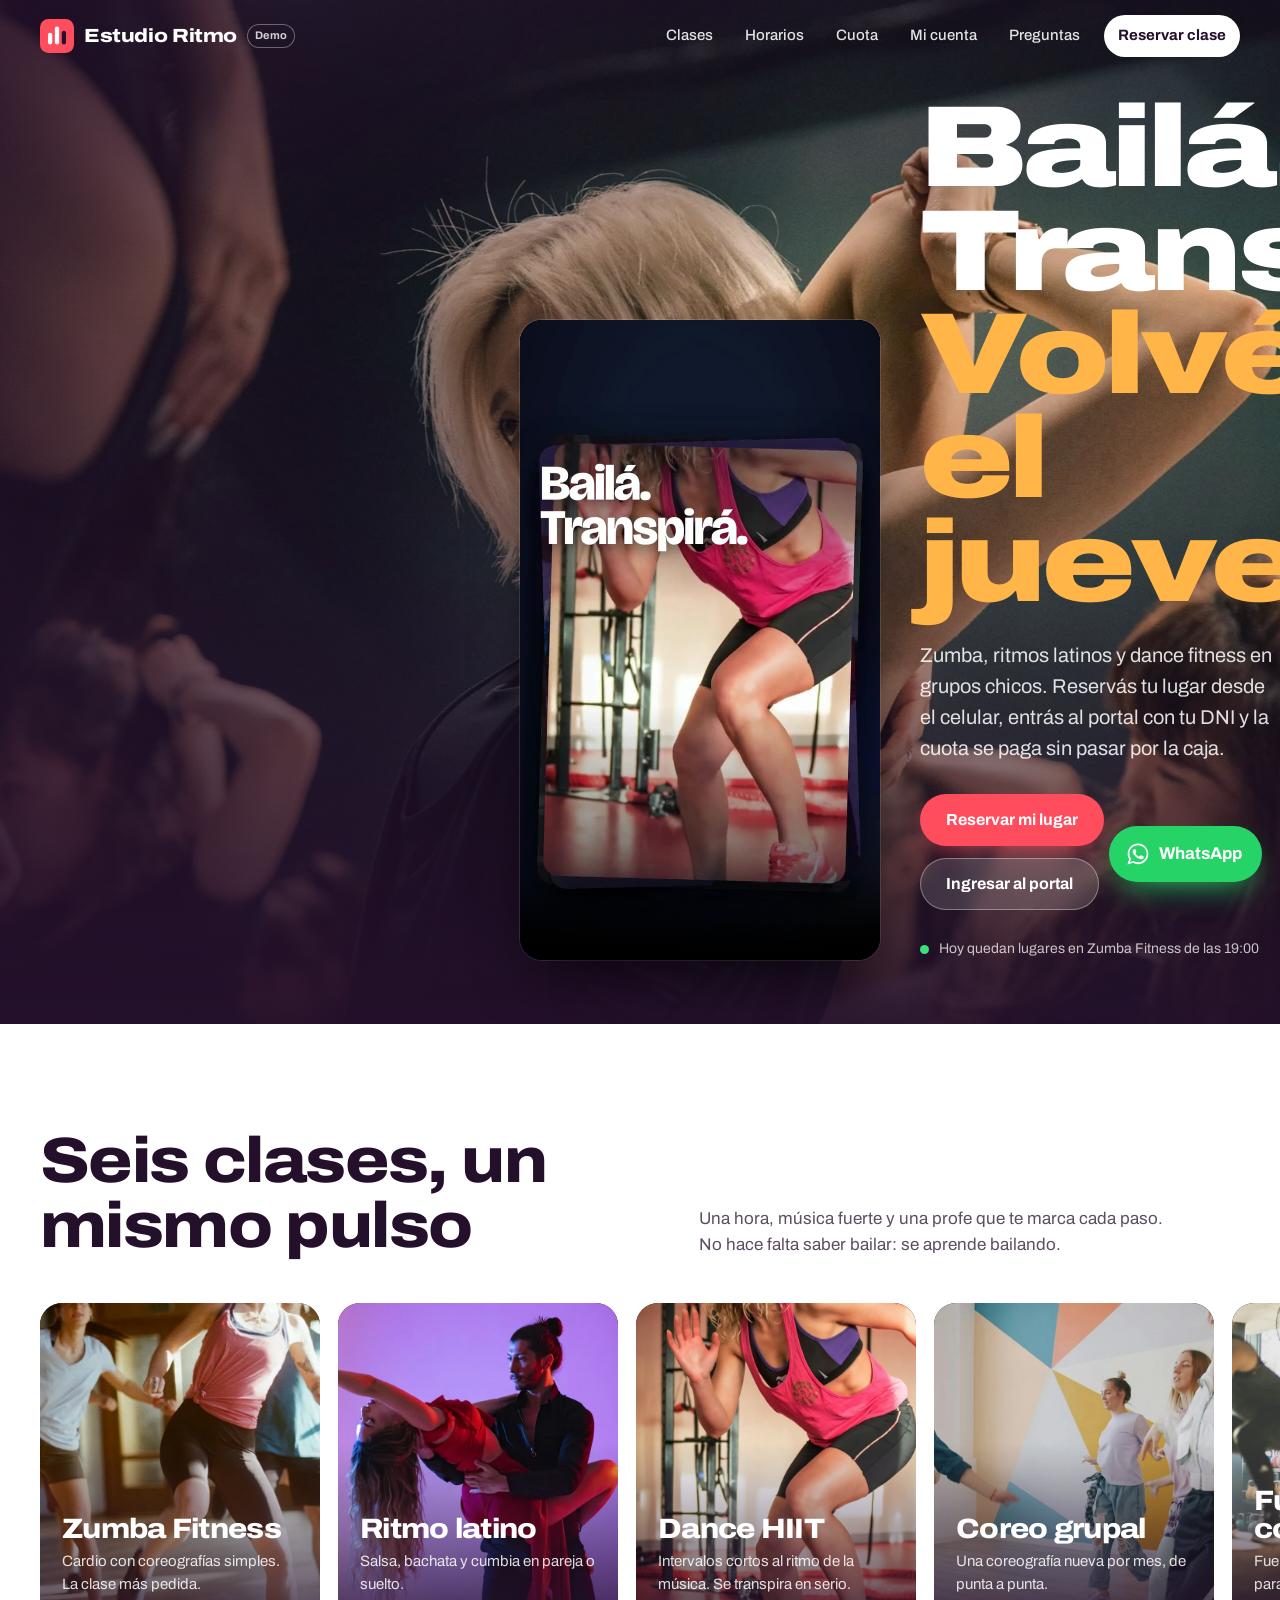
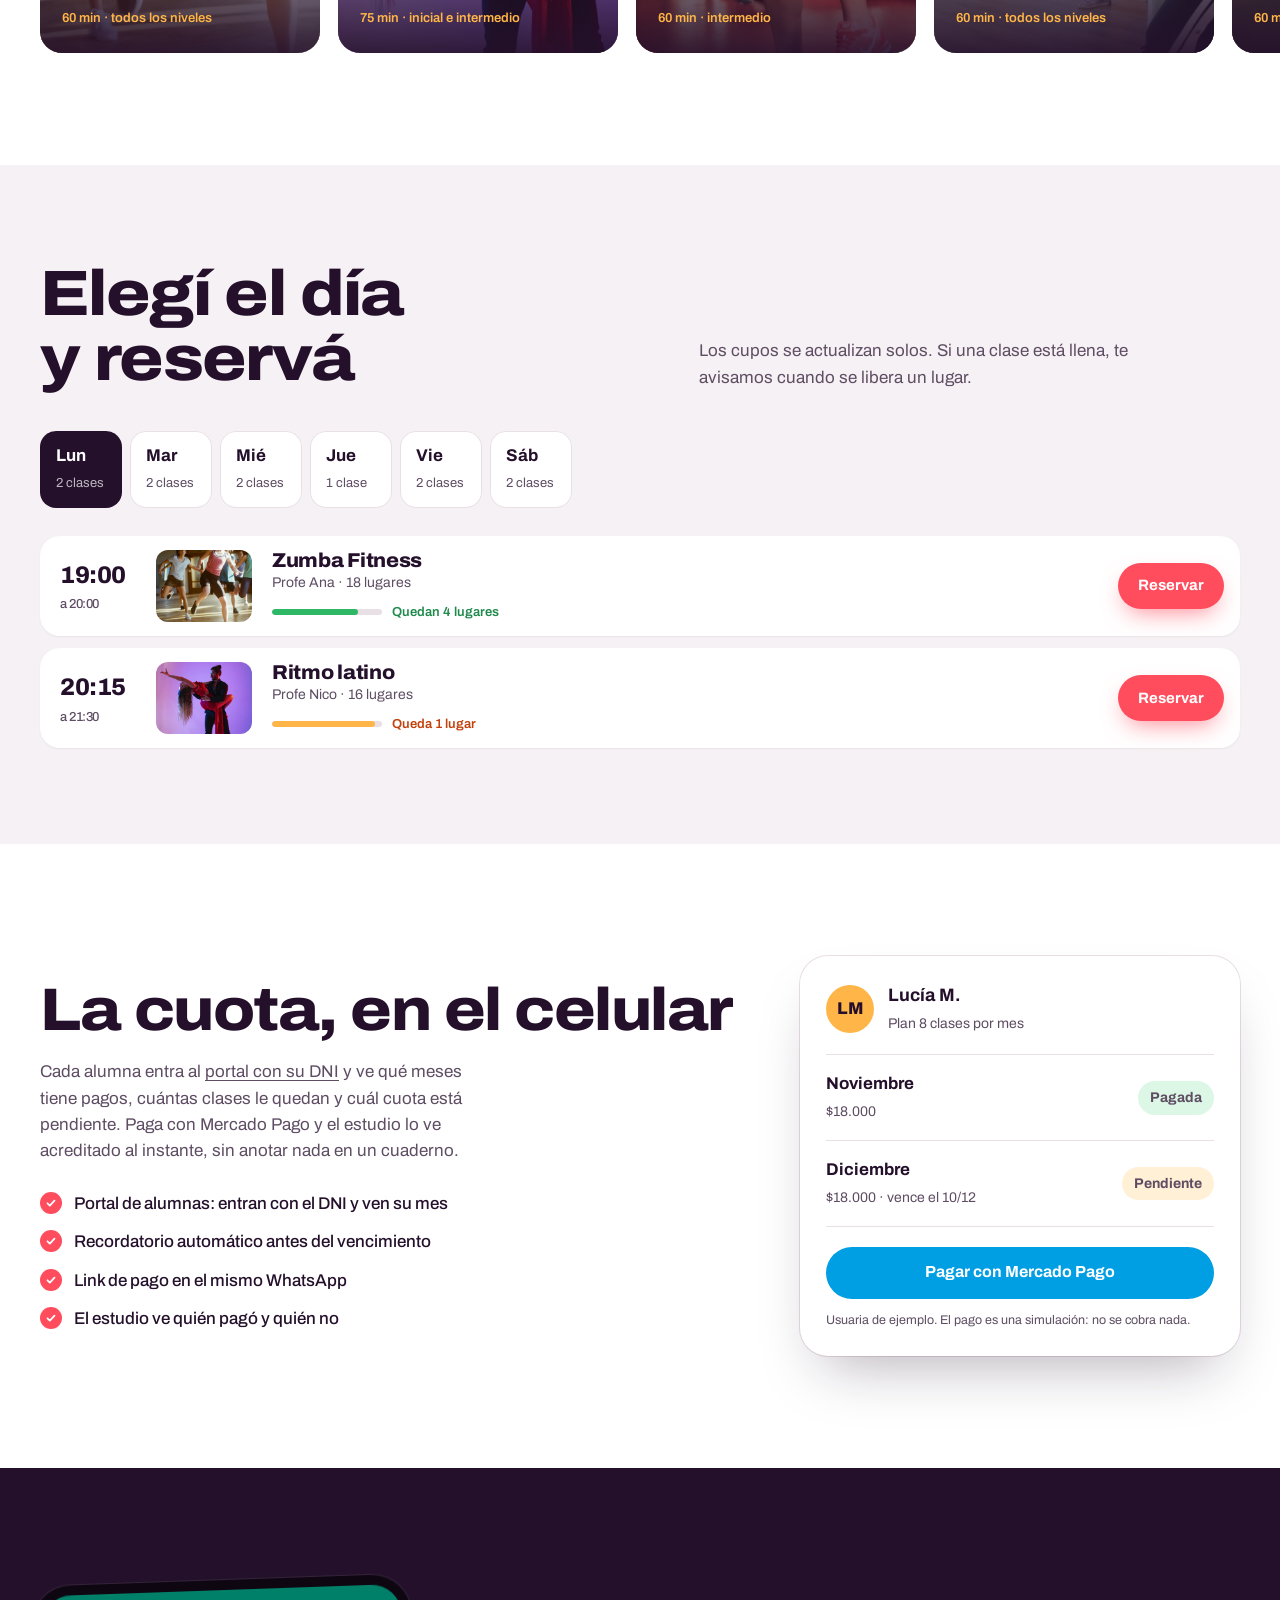
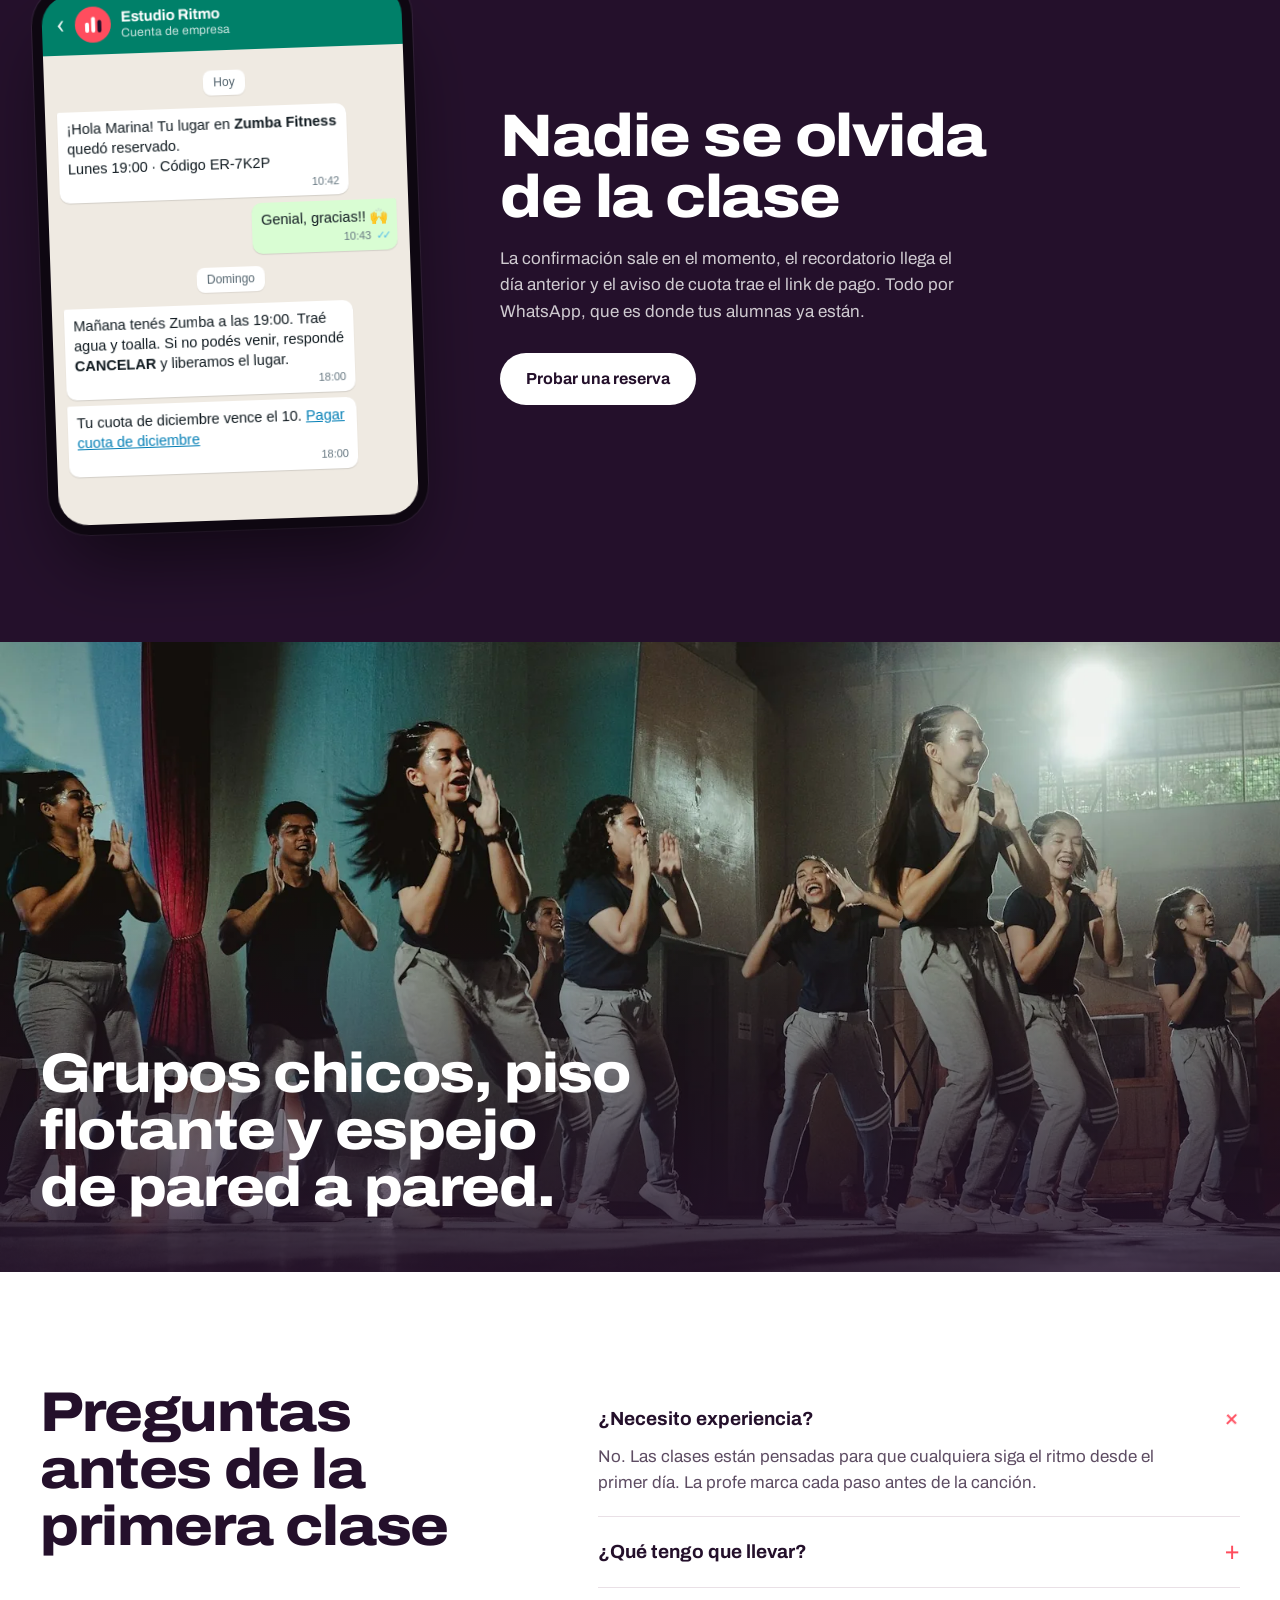
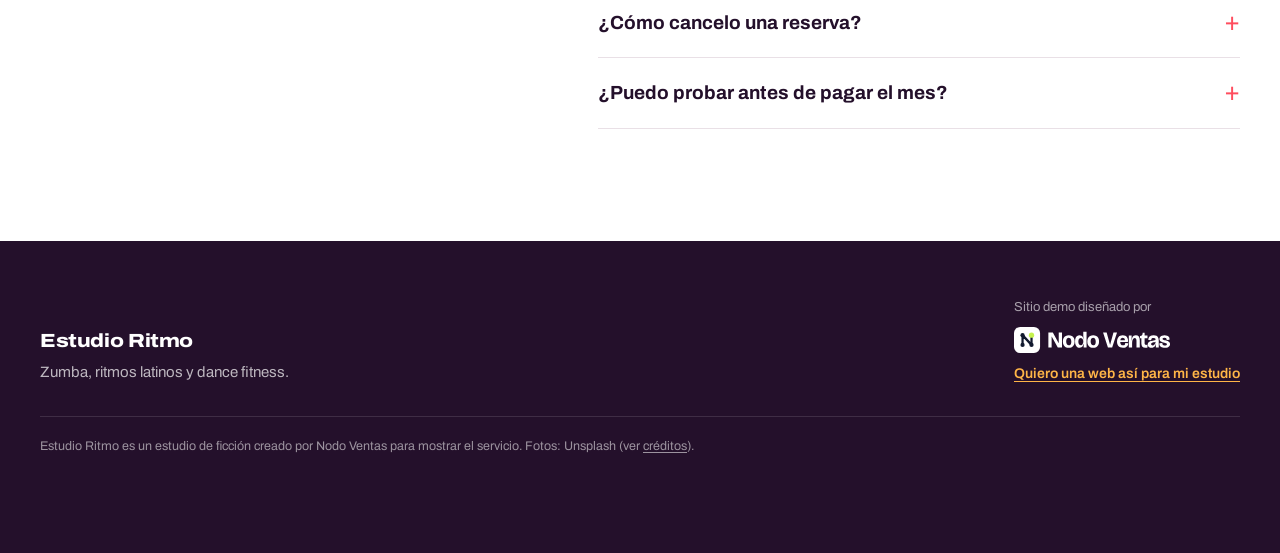
<file: index.html>
<!DOCTYPE html>
<html lang="es-AR">
<head>
  <meta charset="utf-8">
  <meta name="viewport" content="width=device-width, initial-scale=1, viewport-fit=cover">
  <title>Estudio Ritmo · Zumba y danza</title>
  <meta name="description" content="Clases de Zumba, ritmos latinos y dance fitness. Reservá tu lugar, entrá al portal con tu DNI y pagá la cuota sin pasar por la caja. Sitio demo creado por Nodo Ventas.">
  <meta name="robots" content="noindex, nofollow">
  <meta name="theme-color" content="#24102B">
  <link rel="icon" href="favicon.svg" type="image/svg+xml">
  <link rel="preconnect" href="https://fonts.googleapis.com">
  <link rel="preconnect" href="https://fonts.gstatic.com" crossorigin>
  <link href="https://fonts.googleapis.com/css2?family=Archivo:wdth,wght@62..125,400..900&display=swap" rel="stylesheet">
  <link rel="preload" as="image" href="img/hero.webp">
  <link rel="stylesheet" href="styles.css">
</head>
<body>
  <a class="skip" href="#contenido">Saltar al contenido</a>

  <header class="site-header" id="top">
    <div class="wrap header-inner">
      <a class="brand" href="#inicio" aria-label="Estudio Ritmo, inicio">
        <svg class="brand-mark" viewBox="0 0 64 64" aria-hidden="true"><rect width="64" height="64" rx="16" fill="#FF4D5E"/><rect x="15" y="26" width="8" height="22" rx="4" fill="#fff"/><rect x="28" y="14" width="8" height="34" rx="4" fill="#fff"/><rect x="41" y="22" width="8" height="26" rx="4" fill="#24102B"/></svg>
        <span class="brand-name">Estudio Ritmo</span>
      </a>
      <a class="demo-tag" href="oferta/" title="Sitio demo hecho por Nodo Ventas">Demo</a>
      <button class="menu-btn" type="button" aria-expanded="false" aria-controls="nav" aria-label="Abrir menú"><span></span><span></span></button>
      <nav class="nav" id="nav">
        <a href="#clases">Clases</a>
        <a href="#horarios">Horarios</a>
        <a href="#cuota">Cuota</a>
        <a href="mi-cuenta/">Mi cuenta</a>
        <a href="#preguntas">Preguntas</a>
        <a class="nav-cta" href="#horarios">Reservar clase</a>
      </nav>
    </div>
  </header>

  <main id="contenido">
    <section class="hero" id="inicio">
      <img class="hero-img" src="img/hero.webp" alt="Alumna bailando con los brazos en alto en una clase" width="1920" height="1280" fetchpriority="high">
      <div class="hero-shade" aria-hidden="true"></div>
      <div class="wrap hero-inner">
        <div class="hero-video">
          <video src="video/nodo_ventas_estudio_ritmo_v2_9x16.mp4" poster="video/nodo_ventas_estudio_ritmo_v2_poster.jpg" muted autoplay loop playsinline webkit-playsinline controls preload="metadata" title="Video de la demo Estudio Ritmo, hecha por Nodo Ventas"></video>
        </div>
        <div class="hero-copy">
        <h1 class="hero-title"><span>Bailá.</span> <span>Transpirá.</span> <span>Volvé el jueves.</span></h1>
        <p class="hero-lead">Zumba, ritmos latinos y dance fitness en grupos chicos. Reservás tu lugar desde el celular, entrás al portal con tu DNI y la cuota se paga sin pasar por la caja.</p>
        <div class="hero-actions">
          <a class="btn btn-coral" href="#horarios">Reservar mi lugar</a>
          <a class="btn btn-glass" href="mi-cuenta/">Ingresar al portal</a>
        </div>
        <p class="hero-meta"><span class="live-dot" aria-hidden="true"></span> Hoy quedan lugares en Zumba Fitness de las 19:00</p>
        </div>
      </div>
    </section>

    <section class="clases" id="clases" aria-labelledby="clases-title">
      <div class="wrap section-head">
        <h2 id="clases-title">Seis clases, un mismo pulso</h2>
        <p>Una hora, música fuerte y una profe que te marca cada paso. No hace falta saber bailar: se aprende bailando.</p>
      </div>
      <div class="rail" tabindex="0" aria-label="Clases del estudio">
        <article class="class-tile">
          <img src="img/clase-zumba.webp" alt="Grupo de alumnas bailando Zumba en un salón con piso de madera" loading="lazy" width="1200" height="900">
          <div class="tile-copy"><h3>Zumba Fitness</h3><p>Cardio con coreografías simples. La clase más pedida.</p><span class="tile-meta">60 min · todos los niveles</span></div>
        </article>
        <article class="class-tile">
          <img src="img/clase-latino.webp" alt="Pareja bailando un ritmo latino" loading="lazy" width="1200" height="900">
          <div class="tile-copy"><h3>Ritmo latino</h3><p>Salsa, bachata y cumbia en pareja o suelto.</p><span class="tile-meta">75 min · inicial e intermedio</span></div>
        </article>
        <article class="class-tile">
          <img src="img/clase-hiit.webp" alt="Alumna entrenando con intensidad" loading="lazy" width="1200" height="900">
          <div class="tile-copy"><h3>Dance HIIT</h3><p>Intervalos cortos al ritmo de la música. Se transpira en serio.</p><span class="tile-meta">60 min · intermedio</span></div>
        </article>
        <article class="class-tile">
          <img src="img/clase-coreo.webp" alt="Grupo bailando una coreografía en el estudio" loading="lazy" width="1200" height="900">
          <div class="tile-copy"><h3>Coreo grupal</h3><p>Una coreografía nueva por mes, de punta a punta.</p><span class="tile-meta">60 min · todos los niveles</span></div>
        </article>
        <article class="class-tile">
          <img src="img/clase-funcional.webp" alt="Dos personas saltando sobre cajones de madera" loading="lazy" width="1200" height="900">
          <div class="tile-copy"><h3>Funcional con ritmo</h3><p>Fuerza y saltos con música. Ideal para complementar.</p><span class="tile-meta">60 min · todos los niveles</span></div>
        </article>
        <article class="class-tile">
          <img src="img/clase-stretch.webp" alt="Clase de elongación en colchonetas" loading="lazy" width="1200" height="900">
          <div class="tile-copy"><h3>Stretch &amp; mobility</h3><p>Elongación y movilidad para cerrar la semana.</p><span class="tile-meta">45 min · suave</span></div>
        </article>
      </div>
    </section>

    <section class="horarios" id="horarios" aria-labelledby="horarios-title">
      <div class="wrap">
        <div class="section-head">
          <h2 id="horarios-title">Elegí el día y reservá</h2>
          <p>Los cupos se actualizan solos. Si una clase está llena, te avisamos cuando se libera un lugar.</p>
        </div>
        <div class="days" role="tablist" aria-label="Día de la semana" id="days"></div>
        <div class="schedule" id="schedule" role="tabpanel" aria-live="polite"></div>
      </div>
    </section>

    <section class="cuota" id="cuota" aria-labelledby="cuota-title">
      <div class="wrap cuota-grid">
        <div class="cuota-copy">
          <h2 id="cuota-title">La cuota, en el celular</h2>
          <p>Cada alumna entra al <a href="mi-cuenta/">portal con su DNI</a> y ve qué meses tiene pagos, cuántas clases le quedan y cuál cuota está pendiente. Paga con Mercado Pago y el estudio lo ve acreditado al instante, sin anotar nada en un cuaderno.</p>
          <ul class="ticks">
            <li>Portal de alumnas: entran con el DNI y ven su mes</li>
            <li>Recordatorio automático antes del vencimiento</li>
            <li>Link de pago en el mismo WhatsApp</li>
            <li>El estudio ve quién pagó y quién no</li>
          </ul>
        </div>
        <div class="account" aria-label="Cuenta de alumna de ejemplo">
          <div class="account-head">
            <div class="avatar" aria-hidden="true">LM</div>
            <div><strong>Lucía M.</strong><span>Plan 8 clases por mes</span></div>
          </div>
          <div class="fee-row"><div><strong>Noviembre</strong><span>$18.000</span></div><span class="badge badge-ok">Pagada</span></div>
          <div class="fee-row" id="fee-dic"><div><strong>Diciembre</strong><span>$18.000 · vence el 10/12</span></div><span class="badge badge-pend" id="badge-dic">Pendiente</span></div>
          <button class="btn btn-mp" type="button" id="btn-mp">Pagar con Mercado Pago</button>
          <p class="fine-print">Usuaria de ejemplo. El pago es una simulación: no se cobra nada.</p>
        </div>
      </div>
    </section>

    <section class="avisos" aria-labelledby="avisos-title">
      <div class="wrap avisos-grid">
        <div class="phone" aria-hidden="true">
          <div class="wa-top"><span class="wa-back">‹</span><span class="wa-ava"><svg viewBox="0 0 64 64"><rect width="64" height="64" rx="32" fill="#FF4D5E"/><rect x="18" y="28" width="7" height="18" rx="3.5" fill="#fff"/><rect x="29" y="18" width="7" height="28" rx="3.5" fill="#fff"/><rect x="40" y="24" width="7" height="22" rx="3.5" fill="#24102B"/></svg></span><span class="wa-name"><b>Estudio Ritmo</b><small>Cuenta de empresa</small></span></div>
          <div class="wa-body">
            <div class="wa-day">Hoy</div>
            <div class="bubble in"><p>¡Hola Marina! Tu lugar en <b>Zumba Fitness</b> quedó reservado.<br>Lunes 19:00 · Código ER-7K2P</p><time>10:42</time></div>
            <div class="bubble out"><p>Genial, gracias!! 🙌</p><time>10:43 <span class="ticks-blue">✓✓</span></time></div>
            <div class="wa-day">Domingo</div>
            <div class="bubble in"><p>Mañana tenés Zumba a las 19:00. Traé agua y toalla. Si no podés venir, respondé <b>CANCELAR</b> y liberamos el lugar.</p><time>18:00</time></div>
            <div class="bubble in"><p>Tu cuota de diciembre vence el 10. <span class="wa-link">Pagar cuota de diciembre</span></p><time>18:00</time></div>
          </div>
        </div>
        <div class="avisos-copy">
          <h2 id="avisos-title">Nadie se olvida de la clase</h2>
          <p>La confirmación sale en el momento, el recordatorio llega el día anterior y el aviso de cuota trae el link de pago. Todo por WhatsApp, que es donde tus alumnas ya están.</p>
          <a class="btn btn-ink" href="#horarios">Probar una reserva</a>
        </div>
      </div>
    </section>

    <section class="sala" aria-label="El estudio">
      <img src="img/grupo-hiphop.webp" alt="Grupo bailando una coreografía frente al espejo" loading="lazy" width="1600" height="1000">
      <div class="wrap sala-copy">
        <h2>Grupos chicos, piso flotante y espejo de pared a pared.</h2>
      </div>
    </section>

    <section class="faq" id="preguntas" aria-labelledby="faq-title">
      <div class="wrap faq-grid">
        <h2 id="faq-title">Preguntas antes de la primera clase</h2>
        <div>
          <details open><summary>¿Necesito experiencia?</summary><p>No. Las clases están pensadas para que cualquiera siga el ritmo desde el primer día. La profe marca cada paso antes de la canción.</p></details>
          <details><summary>¿Qué tengo que llevar?</summary><p>Zapatillas cómodas, ropa para moverte, agua y una toalla chica. Las colchonetas las pone el estudio.</p></details>
          <details><summary>¿Cómo cancelo una reserva?</summary><p>Respondé CANCELAR al WhatsApp de confirmación hasta 2 horas antes. El lugar se libera para otra alumna.</p></details>
          <details><summary>¿Puedo probar antes de pagar el mes?</summary><p>Sí, la primera clase es de prueba. Reservala como cualquier otra y avisanos que es tu primera vez.</p></details>
        </div>
      </div>
    </section>
  </main>

  <footer class="site-footer">
    <div class="wrap footer-grid">
      <div class="footer-brand">
        <span class="brand-name">Estudio Ritmo</span>
        <p>Zumba, ritmos latinos y dance fitness.</p>
      </div>
      <div class="made-by">
        <span>Sitio demo diseñado por</span>
        <a href="oferta/" aria-label="Nodo Ventas, ver la oferta"><img src="img/nodo/nodo-ventas-logo-blanco.svg" alt="Nodo Ventas" width="150" height="25"></a>
        <a class="made-link" href="oferta/">Quiero una web así para mi estudio</a>
      </div>
    </div>
    <p class="wrap legal">Estudio Ritmo es un estudio de ficción creado por Nodo Ventas para mostrar el servicio. Fotos: Unsplash (ver <a href="CREDITS.md">créditos</a>).</p>
  </footer>

  <a class="wa-float" href="https://wa.me/5491100000000?text=Hola%21%20Quiero%20reservar%20una%20clase%20de%20prueba" id="btn-wa" target="_blank" rel="noopener" aria-label="Escribir por WhatsApp">
    <svg viewBox="0 0 32 32" aria-hidden="true"><path fill="currentColor" d="M16 3C9 3 3.3 8.6 3.3 15.6c0 2.4.7 4.7 1.9 6.7L3 29l6.9-2.1c1.9 1 4 1.6 6.1 1.6 7 0 12.7-5.6 12.7-12.6S23 3 16 3zm0 23.2c-1.9 0-3.8-.5-5.4-1.5l-.4-.2-4.1 1.2 1.2-4-.3-.4a10.4 10.4 0 0 1-1.6-5.6C5.4 9.9 10.1 5.3 16 5.3s10.6 4.6 10.6 10.3S21.9 26.2 16 26.2zm5.8-7.7c-.3-.2-1.9-.9-2.2-1-.3-.1-.5-.2-.7.2-.2.3-.8 1-1 1.2-.2.2-.4.2-.7.1-.3-.2-1.3-.5-2.5-1.6-.9-.8-1.6-1.8-1.7-2.1-.2-.3 0-.5.1-.6l.5-.6c.2-.2.2-.3.3-.6.1-.2 0-.4 0-.6l-1-2.4c-.3-.6-.5-.5-.7-.5h-.6c-.2 0-.6.1-.9.4-.3.3-1.2 1.1-1.2 2.7s1.2 3.2 1.4 3.4c.2.2 2.4 3.6 5.8 5 2.9 1.1 3.4.9 4 .8.6-.1 1.9-.8 2.2-1.5.3-.8.3-1.4.2-1.5-.1-.2-.3-.3-.6-.4z"/></svg>
    <span>WhatsApp</span>
  </a>

  <div class="modal" id="modal-reserva" hidden>
    <div class="sheet" role="dialog" aria-modal="true" aria-labelledby="reserva-titulo">
      <button class="sheet-x" type="button" data-close aria-label="Cerrar">×</button>
      <div id="reserva-form">
        <h2 id="reserva-titulo">Reservar lugar</h2>
        <p class="class-resume" id="reserva-resumen"></p>
        <label for="nombre">Tu nombre</label>
        <input id="nombre" name="nombre" autocomplete="name" required placeholder="Marina López">
        <label for="whatsapp">Tu WhatsApp</label>
        <input id="whatsapp" name="whatsapp" inputmode="tel" autocomplete="tel" required placeholder="362 455-0000">
        <button class="btn btn-coral btn-block" type="button" id="btn-confirmar">Confirmar reserva</button>
        <p class="fine-print">Demo: los datos quedan solo en este celular y no se envía ningún mensaje.</p>
      </div>
      <div id="reserva-ok" hidden>
        <div class="ok-head">
          <span class="ok-check" aria-hidden="true"><svg viewBox="0 0 24 24"><path d="M5 12.5l4.2 4.2L19 7" fill="none" stroke="currentColor" stroke-width="2.6" stroke-linecap="round" stroke-linejoin="round"/></svg></span>
          <div><h2>Lugar reservado</h2><p class="class-resume" id="ok-resumen"></p></div>
        </div>
        <p class="wa-label">Este WhatsApp le llega a la alumna:</p>
        <div class="wa-mini">
          <div class="wa-top"><span class="wa-ava"><svg viewBox="0 0 64 64"><rect width="64" height="64" rx="32" fill="#FF4D5E"/><rect x="18" y="28" width="7" height="18" rx="3.5" fill="#fff"/><rect x="29" y="18" width="7" height="28" rx="3.5" fill="#fff"/><rect x="40" y="24" width="7" height="22" rx="3.5" fill="#24102B"/></svg></span><span class="wa-name"><b>Estudio Ritmo</b><small>en línea</small></span></div>
          <div class="wa-body"><div class="bubble in" id="ok-wa"></div></div>
        </div>
        <button class="btn btn-ink btn-block" type="button" data-close>Listo</button>
      </div>
    </div>
  </div>

  <div class="modal" id="modal-pago" hidden>
    <div class="sheet" role="dialog" aria-modal="true" aria-labelledby="pago-titulo">
      <button class="sheet-x" type="button" data-close aria-label="Cerrar">×</button>
      <div id="pago-form">
        <h2 id="pago-titulo">Cuota de diciembre</h2>
        <p class="pay-amount">$18.000</p>
        <p class="class-resume">Plan 8 clases · Estudio Ritmo</p>
        <fieldset class="pay-methods">
          <legend>Medio de pago</legend>
          <label><input type="radio" name="pm" checked> Dinero en cuenta de Mercado Pago</label>
          <label><input type="radio" name="pm"> Tarjeta de débito o crédito</label>
        </fieldset>
        <button class="btn btn-mp btn-block" type="button" id="btn-pagar">Pagar $18.000</button>
        <p class="fine-print">Simulación de demo: no se abre un checkout real ni se cobra nada.</p>
      </div>
      <div id="pago-ok" hidden>
        <div class="ok-head">
          <span class="ok-check" aria-hidden="true"><svg viewBox="0 0 24 24"><path d="M5 12.5l4.2 4.2L19 7" fill="none" stroke="currentColor" stroke-width="2.6" stroke-linecap="round" stroke-linejoin="round"/></svg></span>
          <div><h2>Pago aprobado</h2><p class="class-resume">Diciembre quedó acreditado en tu cuenta.</p></div>
        </div>
        <button class="btn btn-ink btn-block" type="button" data-close>Volver</button>
      </div>
    </div>
  </div>

  <script src="app.js"></script>
</body>
</html>
</file>
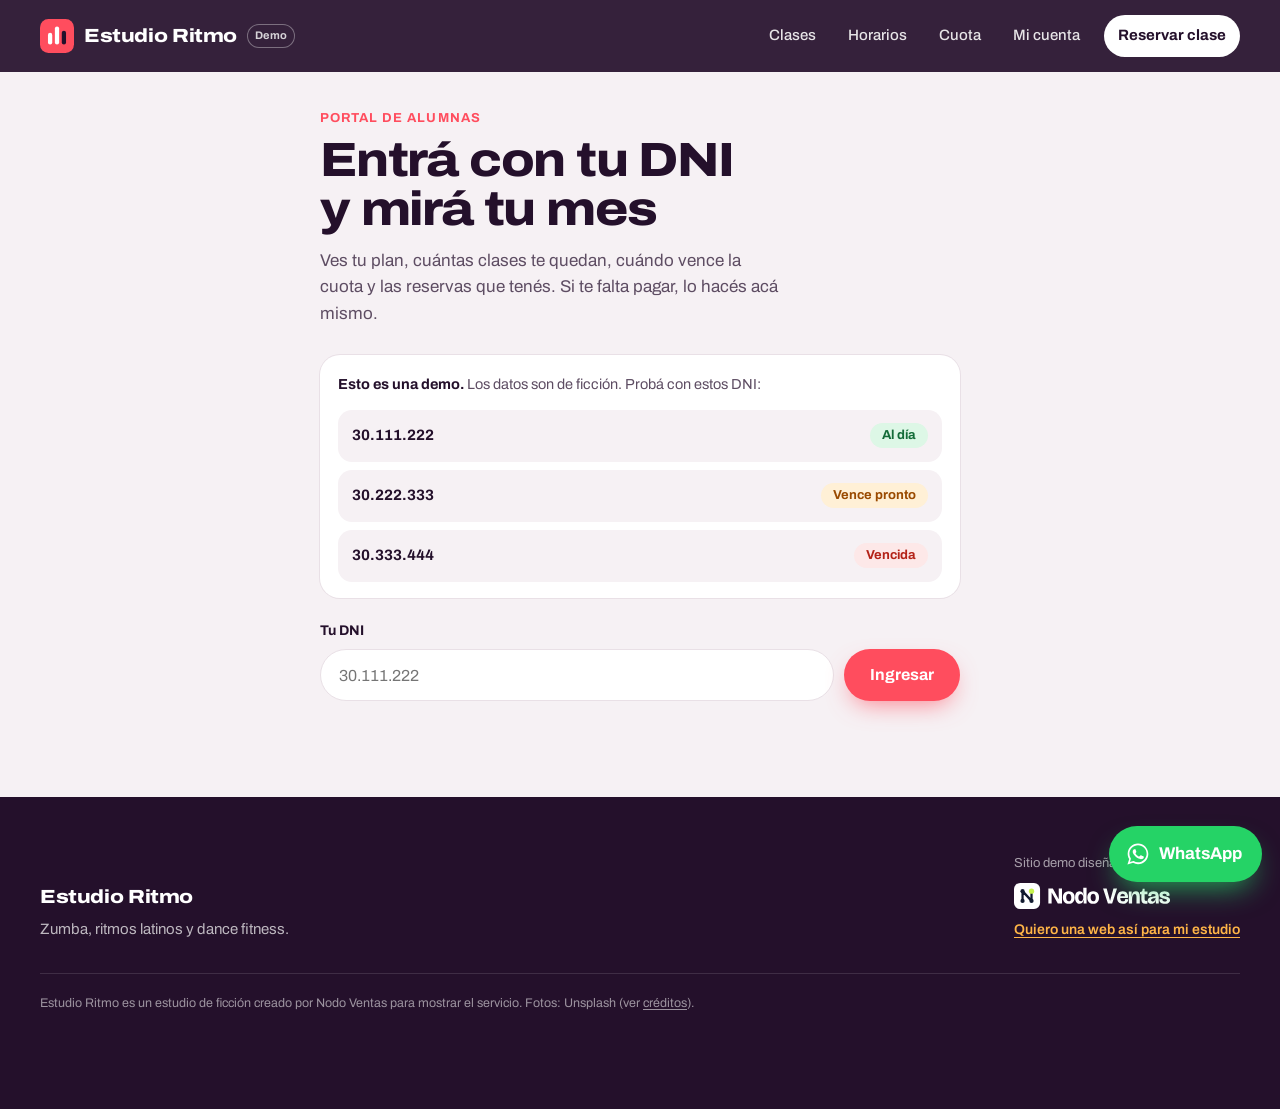
<file: mi-cuenta/index.html>
<!DOCTYPE html>
<html lang="es-AR">
<head>
  <meta charset="utf-8">
  <meta name="viewport" content="width=device-width, initial-scale=1, viewport-fit=cover">
  <title>Portal de alumnas · Estudio Ritmo</title>
  <meta name="description" content="Entrá con tu DNI y mirá tu plan, cuántas clases te quedan, cuándo vence la cuota y tus reservas. Sitio demo creado por Nodo Ventas.">
  <meta name="robots" content="noindex, nofollow">
  <meta name="theme-color" content="#24102B">
  <link rel="icon" href="../favicon.svg" type="image/svg+xml">
  <link rel="preconnect" href="https://fonts.googleapis.com">
  <link rel="preconnect" href="https://fonts.gstatic.com" crossorigin>
  <link href="https://fonts.googleapis.com/css2?family=Archivo:wdth,wght@62..125,400..900&display=swap" rel="stylesheet">
  <link rel="stylesheet" href="../styles.css">
  <link rel="stylesheet" href="portal.css">
</head>
<body class="subpage">
  <a class="skip" href="#contenido">Saltar al contenido</a>

  <header class="site-header solid" id="top">
    <div class="wrap header-inner">
      <a class="brand" href="../" aria-label="Estudio Ritmo, inicio">
        <svg class="brand-mark" viewBox="0 0 64 64" aria-hidden="true"><rect width="64" height="64" rx="16" fill="#FF4D5E"/><rect x="15" y="26" width="8" height="22" rx="4" fill="#fff"/><rect x="28" y="14" width="8" height="34" rx="4" fill="#fff"/><rect x="41" y="22" width="8" height="26" rx="4" fill="#24102B"/></svg>
        <span class="brand-name">Estudio Ritmo</span>
      </a>
      <a class="demo-tag" href="../oferta/" title="Sitio demo hecho por Nodo Ventas">Demo</a>
      <button class="menu-btn" type="button" aria-expanded="false" aria-controls="nav" aria-label="Abrir menú"><span></span><span></span></button>
      <nav class="nav" id="nav">
        <a href="../#clases">Clases</a>
        <a href="../#horarios">Horarios</a>
        <a href="../#cuota">Cuota</a>
        <a href="./" aria-current="page">Mi cuenta</a>
        <a class="nav-cta" href="../#horarios">Reservar clase</a>
      </nav>
    </div>
  </header>

  <main id="contenido" class="portal">
    <div class="wrap portal-wrap">
      <p class="portal-kicker">Portal de alumnas</p>
      <h1>Entrá con tu DNI y mirá tu mes</h1>
      <p class="portal-lead">Ves tu plan, cuántas clases te quedan, cuándo vence la cuota y las reservas que tenés. Si te falta pagar, lo hacés acá mismo.</p>

      <aside class="demo-banner" aria-label="Datos de la demo">
        <p><strong>Esto es una demo.</strong> Los datos son de ficción. Probá con estos DNI:</p>
        <div class="dni-hints">
          <button type="button" class="hint" data-dni="30111222">30.111.222 <span class="badge badge-ok">Al día</span></button>
          <button type="button" class="hint" data-dni="30222333">30.222.333 <span class="badge badge-pend">Vence pronto</span></button>
          <button type="button" class="hint" data-dni="30333444">30.333.444 <span class="badge badge-late">Vencida</span></button>
        </div>
      </aside>

      <form id="login-form" class="dni-form">
        <label for="dni">Tu DNI</label>
        <div class="dni-row">
          <input id="dni" name="dni" inputmode="numeric" autocomplete="off" required placeholder="30.111.222" aria-describedby="dni-error">
          <button class="btn btn-coral" type="submit">Ingresar</button>
        </div>
        <p class="form-error" id="dni-error" hidden>No encontramos ese DNI. En la demo usá uno de los tres de arriba.</p>
      </form>

      <section id="account-panel" class="account portal-account" hidden aria-live="polite"></section>
    </div>
  </main>

  <footer class="site-footer">
    <div class="wrap footer-grid">
      <div class="footer-brand">
        <span class="brand-name">Estudio Ritmo</span>
        <p>Zumba, ritmos latinos y dance fitness.</p>
      </div>
      <div class="made-by">
        <span>Sitio demo diseñado por</span>
        <a href="../oferta/" aria-label="Nodo Ventas, ver la oferta"><img src="../img/nodo/nodo-ventas-logo-blanco.svg" alt="Nodo Ventas" width="150" height="25"></a>
        <a class="made-link" href="../oferta/">Quiero una web así para mi estudio</a>
      </div>
    </div>
    <p class="wrap legal">Estudio Ritmo es un estudio de ficción creado por Nodo Ventas para mostrar el servicio. Fotos: Unsplash (ver <a href="../CREDITS.md">créditos</a>).</p>
  </footer>

  <a class="wa-float" href="https://wa.me/5491100000000?text=Hola%21%20Quiero%20reservar%20una%20clase%20de%20prueba" target="_blank" rel="noopener" aria-label="Escribir por WhatsApp">
    <svg viewBox="0 0 32 32" aria-hidden="true"><path fill="currentColor" d="M16 3C9 3 3.3 8.6 3.3 15.6c0 2.4.7 4.7 1.9 6.7L3 29l6.9-2.1c1.9 1 4 1.6 6.1 1.6 7 0 12.7-5.6 12.7-12.6S23 3 16 3zm0 23.2c-1.9 0-3.8-.5-5.4-1.5l-.4-.2-4.1 1.2 1.2-4-.3-.4a10.4 10.4 0 0 1-1.6-5.6C5.4 9.9 10.1 5.3 16 5.3s10.6 4.6 10.6 10.3S21.9 26.2 16 26.2zm5.8-7.7c-.3-.2-1.9-.9-2.2-1-.3-.1-.5-.2-.7.2-.2.3-.8 1-1 1.2-.2.2-.4.2-.7.1-.3-.2-1.3-.5-2.5-1.6-.9-.8-1.6-1.8-1.7-2.1-.2-.3 0-.5.1-.6l.5-.6c.2-.2.2-.3.3-.6.1-.2 0-.4 0-.6l-1-2.4c-.3-.6-.5-.5-.7-.5h-.6c-.2 0-.6.1-.9.4-.3.3-1.2 1.1-1.2 2.7s1.2 3.2 1.4 3.4c.2.2 2.4 3.6 5.8 5 2.9 1.1 3.4.9 4 .8.6-.1 1.9-.8 2.2-1.5.3-.8.3-1.4.2-1.5-.1-.2-.3-.3-.6-.4z"/></svg>
    <span>WhatsApp</span>
  </a>

  <div class="modal" id="modal-pago" hidden>
    <div class="sheet" role="dialog" aria-modal="true" aria-labelledby="pago-titulo">
      <button class="sheet-x" type="button" data-close aria-label="Cerrar">×</button>
      <div id="pago-form">
        <h2 id="pago-titulo">Cuota de noviembre</h2>
        <p class="pay-amount">$18.000</p>
        <p class="class-resume" id="pago-resumen">Plan 8 clases · Estudio Ritmo</p>
        <fieldset class="pay-methods">
          <legend>Medio de pago</legend>
          <label><input type="radio" name="pm" checked> Dinero en cuenta de Mercado Pago</label>
          <label><input type="radio" name="pm"> Tarjeta de débito o crédito</label>
        </fieldset>
        <button class="btn btn-mp btn-block" type="button" id="btn-pagar">Pagar $18.000</button>
        <p class="fine-print">Simulación de demo: no se abre un checkout real ni se cobra nada.</p>
      </div>
      <div id="pago-ok" hidden>
        <div class="ok-head">
          <span class="ok-check" aria-hidden="true"><svg viewBox="0 0 24 24"><path d="M5 12.5l4.2 4.2L19 7" fill="none" stroke="currentColor" stroke-width="2.6" stroke-linecap="round" stroke-linejoin="round"/></svg></span>
          <div><h2>Pago aprobado</h2><p class="class-resume">La cuota quedó acreditada en tu cuenta.</p></div>
        </div>
        <button class="btn btn-ink btn-block" type="button" data-close>Volver</button>
      </div>
    </div>
  </div>

  <script src="portal.js"></script>
</body>
</html>
</file>
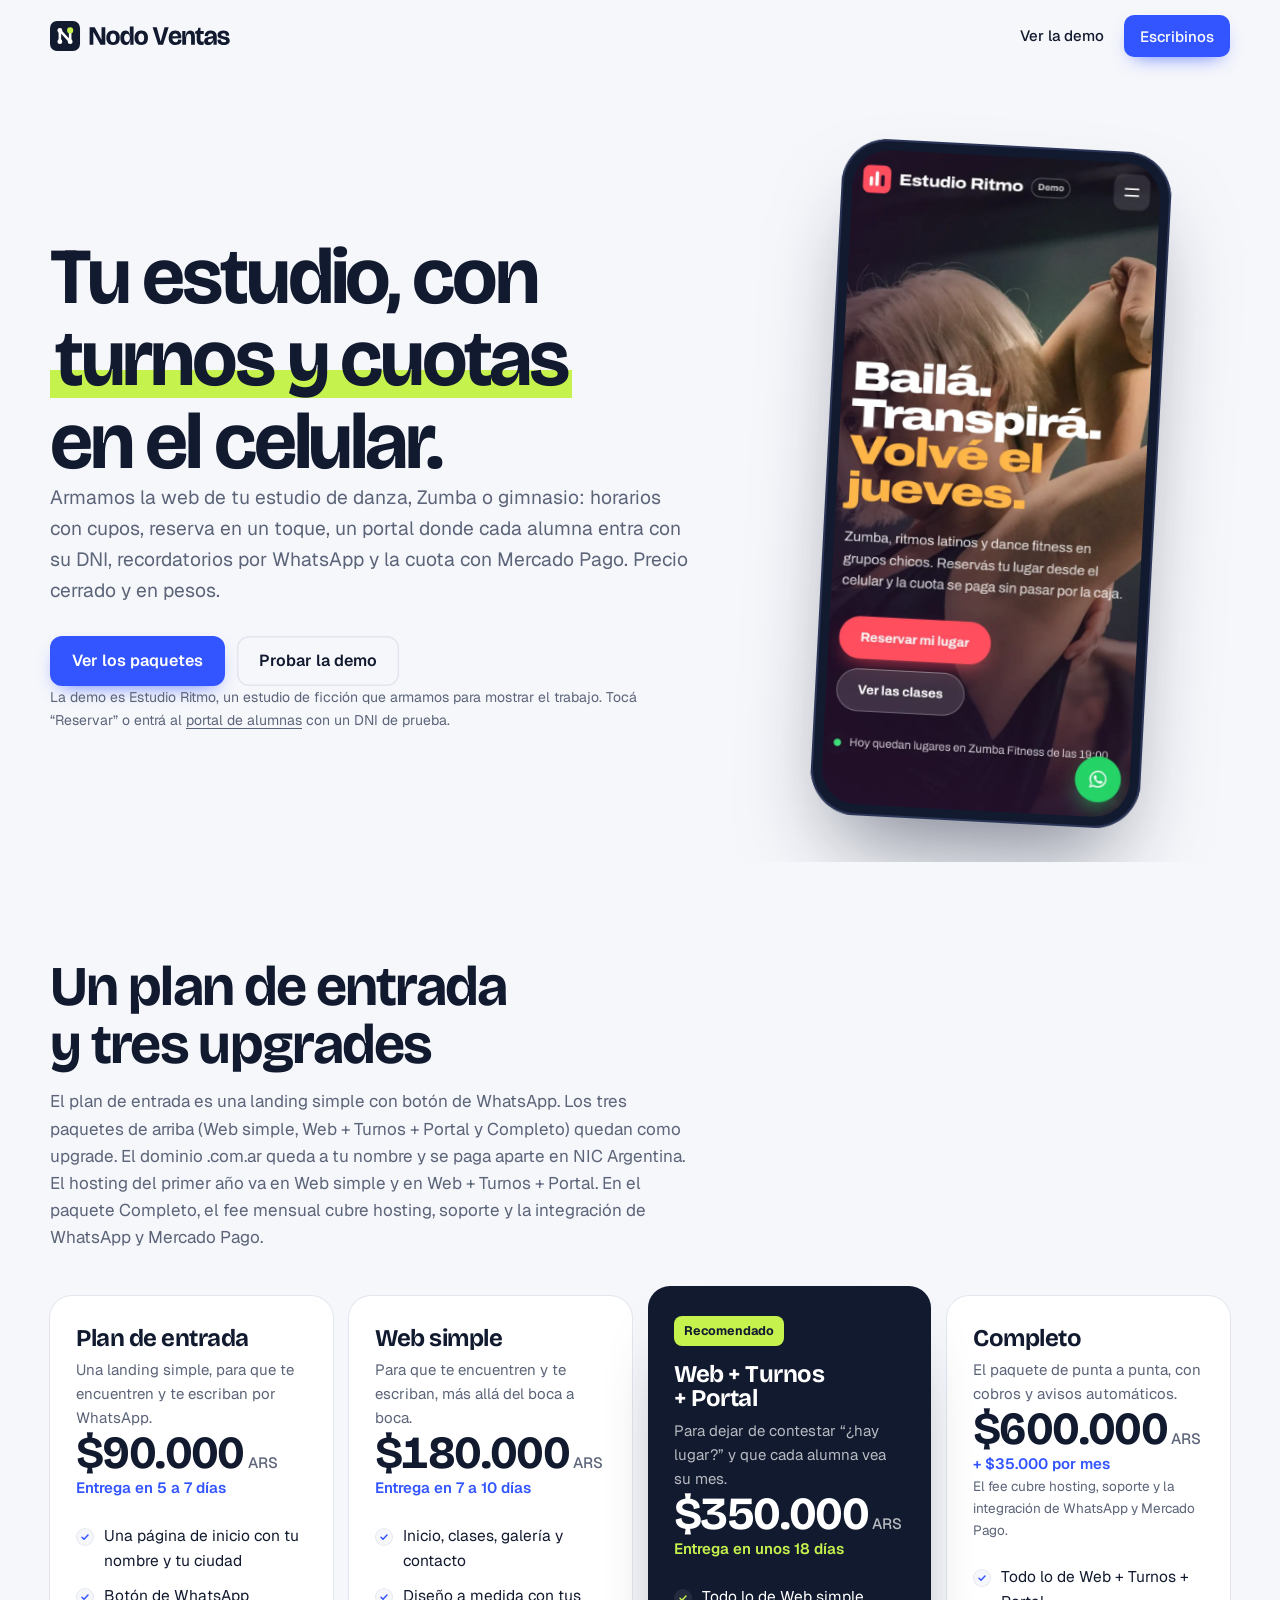
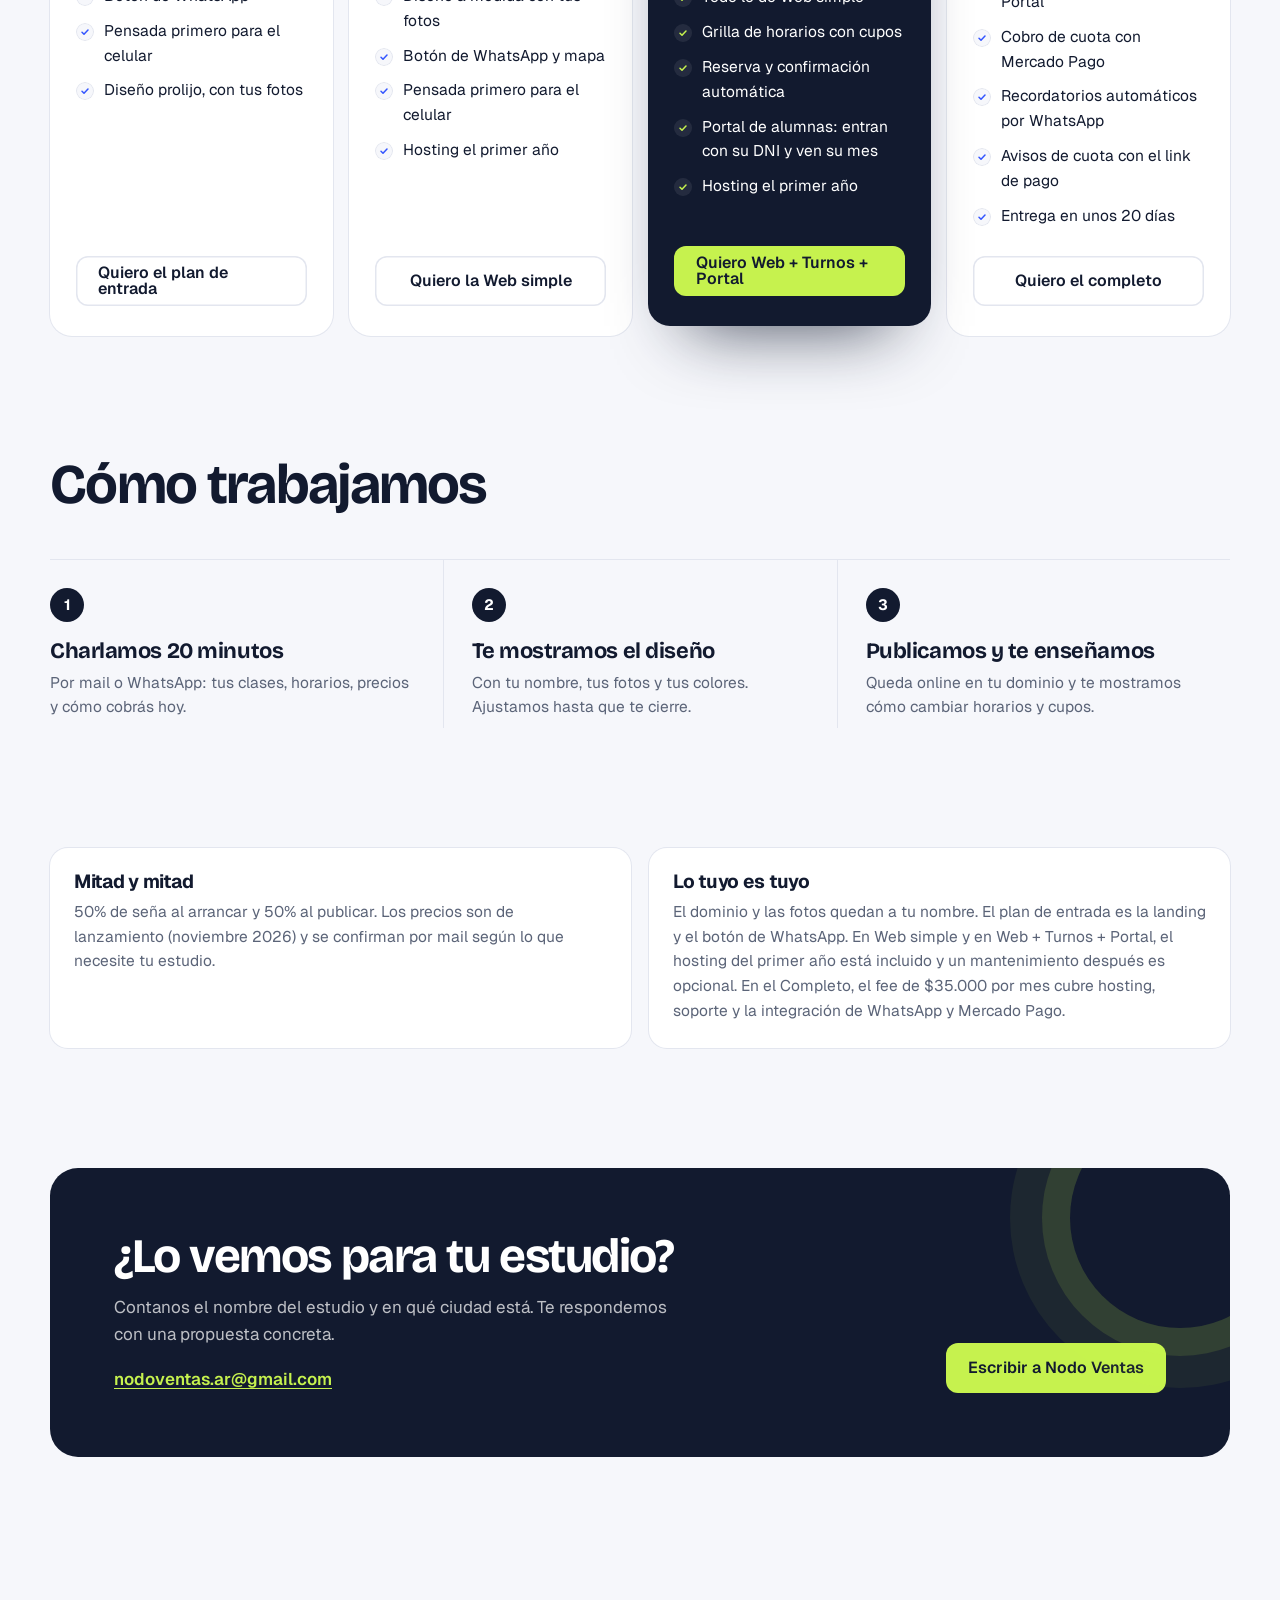
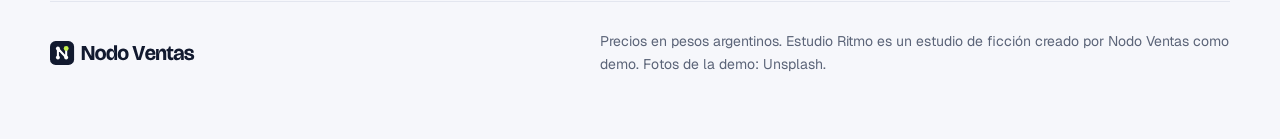
<file: oferta/index.html>
<!DOCTYPE html>
<html lang="es-AR">
<head>
  <meta charset="utf-8">
  <meta name="viewport" content="width=device-width, initial-scale=1">
  <title>Webs con turnos y cobros para estudios · Nodo Ventas</title>
  <meta name="description" content="Nodo Ventas arma webs para estudios de danza, Zumba, yoga, pilates, academias y centros de belleza: landing de entrada, horarios, reserva, portal de alumnas, recordatorios por WhatsApp y cuota con Mercado Pago.">
  <meta name="robots" content="noindex, nofollow">
  <meta name="theme-color" content="#F6F7FB">
  <link rel="icon" href="../img/nodo/favicon.svg" type="image/svg+xml">
  <link rel="preconnect" href="https://fonts.googleapis.com">
  <link rel="preconnect" href="https://fonts.gstatic.com" crossorigin>
  <link href="https://fonts.googleapis.com/css2?family=Bricolage+Grotesque:opsz,wght@12..96,600..800&family=Geist:wght@400..700&display=swap" rel="stylesheet">
  <link rel="stylesheet" href="../nodo.css">
</head>
<body class="nv">
  <header class="nv-header">
    <div class="nv-wrap">
      <a class="nv-logo" href="./"><img src="../img/nodo/nodo-ventas-logo.svg" alt="Nodo Ventas" width="182" height="30"></a>
      <nav class="nv-nav">
        <a class="nv-hide-sm" href="../">Ver la demo</a>
        <a class="nv-btn nv-btn-primary" href="mailto:nodoventas.ar@gmail.com?subject=Quiero%20una%20web%20para%20mi%20estudio">Escribinos</a>
      </nav>
    </div>
  </header>

  <main>
    <section class="nv-hero">
      <div class="nv-wrap">
        <div>
          <h1>Tu estudio, con <span class="nv-mark">turnos y cuotas</span> en el celular.</h1>
          <p class="nv-lead">Armamos la web de tu estudio de danza, Zumba o gimnasio: horarios con cupos, reserva en un toque, un portal donde cada alumna entra con su DNI, recordatorios por WhatsApp y la cuota con Mercado Pago. Precio cerrado y en pesos.</p>
          <div class="nv-cta-row">
            <a class="nv-btn nv-btn-primary" href="#paquetes">Ver los paquetes</a>
            <a class="nv-btn nv-btn-line" href="../">Probar la demo</a>
          </div>
          <p class="nv-note">La demo es Estudio Ritmo, un estudio de ficción que armamos para mostrar el trabajo. Tocá “Reservar” o entrá al <a href="../mi-cuenta/">portal de alumnas</a> con un DNI de prueba.</p>
        </div>
        <div class="nv-device"><img src="../img/nodo/demo-movil.webp" alt="La demo de Estudio Ritmo en un celular" width="390" height="800"></div>
      </div>
    </section>

    <section class="nv-section" id="paquetes">
      <div class="nv-wrap">
        <div class="nv-head">
          <h2>Un plan de entrada y tres upgrades</h2>
          <p>El plan de entrada es una landing simple con botón de WhatsApp. Los tres paquetes de arriba (Web simple, Web + Turnos + Portal y Completo) quedan como upgrade. El dominio .com.ar queda a tu nombre y se paga aparte en NIC Argentina. El hosting del primer año va en Web simple y en Web + Turnos + Portal. En el paquete Completo, el fee mensual cubre hosting, soporte y la integración de WhatsApp y Mercado Pago.</p>
        </div>
        <div class="nv-plans">
          <article class="nv-plan">
            <h3>Plan de entrada</h3>
            <p class="nv-for">Una landing simple, para que te encuentren y te escriban por WhatsApp.</p>
            <p class="nv-price">$90.000<small>ARS</small></p>
            <p class="nv-fee">Entrega en 5 a 7 días</p>
            <ul>
              <li>Una página de inicio con tu nombre y tu ciudad</li>
              <li>Botón de WhatsApp</li>
              <li>Pensada primero para el celular</li>
              <li>Diseño prolijo, con tus fotos</li>
            </ul>
            <a class="nv-btn nv-btn-line" href="mailto:nodoventas.ar@gmail.com?subject=Plan%20de%20entrada">Quiero el plan de entrada</a>
          </article>
          <article class="nv-plan">
            <h3>Web simple</h3>
            <p class="nv-for">Para que te encuentren y te escriban, más allá del boca a boca.</p>
            <p class="nv-price">$180.000<small>ARS</small></p>
            <p class="nv-fee">Entrega en 7 a 10 días</p>
            <ul>
              <li>Inicio, clases, galería y contacto</li>
              <li>Diseño a medida con tus fotos</li>
              <li>Botón de WhatsApp y mapa</li>
              <li>Pensada primero para el celular</li>
              <li>Hosting el primer año</li>
            </ul>
            <a class="nv-btn nv-btn-line" href="mailto:nodoventas.ar@gmail.com?subject=Paquete%20Web%20simple">Quiero la Web simple</a>
          </article>
          <article class="nv-plan nv-featured">
            <span class="nv-flag">Recomendado</span>
            <h3>Web + Turnos + Portal</h3>
            <p class="nv-for">Para dejar de contestar “¿hay lugar?” y que cada alumna vea su mes.</p>
            <p class="nv-price">$350.000<small>ARS</small></p>
            <p class="nv-fee">Entrega en unos 18 días</p>
            <ul>
              <li>Todo lo de Web simple</li>
              <li>Grilla de horarios con cupos</li>
              <li>Reserva y confirmación automática</li>
              <li>Portal de alumnas: entran con su DNI y ven su mes</li>
              <li>Hosting el primer año</li>
            </ul>
            <a class="nv-btn nv-btn-lime" href="mailto:nodoventas.ar@gmail.com?subject=Paquete%20Web%20%2B%20Turnos%20%2B%20Portal">Quiero Web + Turnos + Portal</a>
          </article>
          <article class="nv-plan">
            <h3>Completo</h3>
            <p class="nv-for">El paquete de punta a punta, con cobros y avisos automáticos.</p>
            <p class="nv-price">$600.000<small>ARS</small></p>
            <p class="nv-fee">+ $35.000 por mes</p>
            <p class="nv-fee-note">El fee cubre hosting, soporte y la integración de WhatsApp y Mercado Pago.</p>
            <ul>
              <li>Todo lo de Web + Turnos + Portal</li>
              <li>Cobro de cuota con Mercado Pago</li>
              <li>Recordatorios automáticos por WhatsApp</li>
              <li>Avisos de cuota con el link de pago</li>
              <li>Entrega en unos 20 días</li>
            </ul>
            <a class="nv-btn nv-btn-line" href="mailto:nodoventas.ar@gmail.com?subject=Paquete%20Completo">Quiero el completo</a>
          </article>
        </div>
      </div>
    </section>

    <section class="nv-section" style="padding-top:24px">
      <div class="nv-wrap">
        <div class="nv-head"><h2>Cómo trabajamos</h2></div>
        <div class="nv-steps">
          <div class="nv-step"><h3>Charlamos 20 minutos</h3><p>Por mail o WhatsApp: tus clases, horarios, precios y cómo cobrás hoy.</p></div>
          <div class="nv-step"><h3>Te mostramos el diseño</h3><p>Con tu nombre, tus fotos y tus colores. Ajustamos hasta que te cierre.</p></div>
          <div class="nv-step"><h3>Publicamos y te enseñamos</h3><p>Queda online en tu dominio y te mostramos cómo cambiar horarios y cupos.</p></div>
        </div>
      </div>
    </section>

    <section class="nv-section" style="padding-top:24px">
      <div class="nv-wrap nv-terms">
        <div class="nv-term"><h3>Mitad y mitad</h3><p>50% de seña al arrancar y 50% al publicar. Los precios son de lanzamiento (noviembre 2026) y se confirman por mail según lo que necesite tu estudio.</p></div>
        <div class="nv-term"><h3>Lo tuyo es tuyo</h3><p>El dominio y las fotos quedan a tu nombre. El plan de entrada es la landing y el botón de WhatsApp. En Web simple y en Web + Turnos + Portal, el hosting del primer año está incluido y un mantenimiento después es opcional. En el Completo, el fee de $35.000 por mes cubre hosting, soporte y la integración de WhatsApp y Mercado Pago.</p></div>
      </div>
    </section>

    <section class="nv-section" style="padding-top:24px">
      <div class="nv-wrap">
        <div class="nv-cta">
          <div>
            <h2>¿Lo vemos para tu estudio?</h2>
            <p>Contanos el nombre del estudio y en qué ciudad está. Te respondemos con una propuesta concreta.</p>
            <a class="nv-mail" href="mailto:nodoventas.ar@gmail.com">nodoventas.ar@gmail.com</a>
          </div>
          <a class="nv-btn nv-btn-lime" href="mailto:nodoventas.ar@gmail.com?subject=Quiero%20una%20web%20para%20mi%20estudio">Escribir a Nodo Ventas</a>
        </div>
      </div>
    </section>
  </main>

  <footer class="nv-footer">
    <div class="nv-wrap">
      <img src="../img/nodo/nodo-ventas-logo.svg" alt="Nodo Ventas" width="146" height="24">
      <p class="nv-disclaimer">Precios en pesos argentinos. Estudio Ritmo es un estudio de ficción creado por Nodo Ventas como demo. Fotos de la demo: Unsplash.</p>
    </div>
  </footer>
  <script>
    const h = document.querySelector(".nv-header");
    addEventListener("scroll", () => h.classList.toggle("scrolled", scrollY > 8), { passive: true });
  </script>
</body>
</html>
</file>
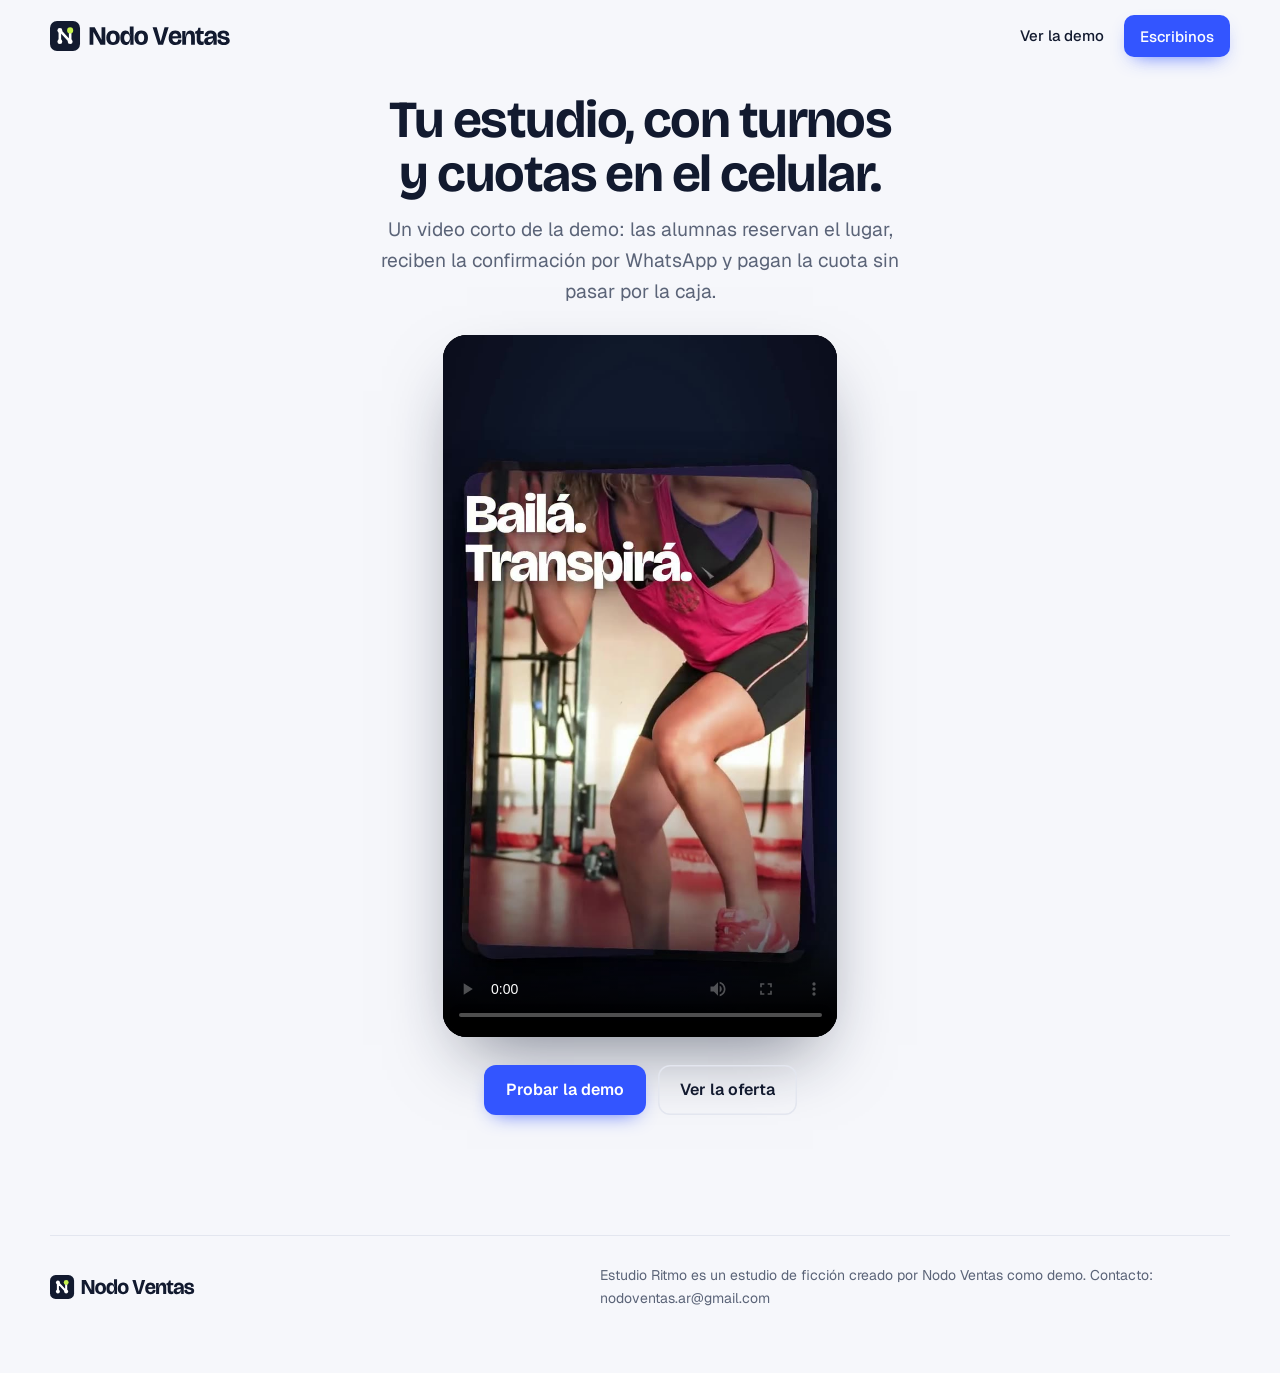
<file: video/index.html>
<!DOCTYPE html>
<html lang="es-AR">
<head>
  <meta charset="utf-8">
  <meta name="viewport" content="width=device-width, initial-scale=1, viewport-fit=cover">
  <title>Video · Web con turnos para estudios · Nodo Ventas</title>
  <meta name="description" content="Mirá en un minuto cómo queda una web para un estudio de danza o Zumba: reserva de lugar, confirmación por WhatsApp y la cuota en el celular. Demo de Nodo Ventas.">
  <meta name="robots" content="noindex, nofollow">
  <meta name="theme-color" content="#F6F7FB">
  <link rel="icon" href="../img/nodo/favicon.svg" type="image/svg+xml">
  <link rel="preconnect" href="https://fonts.googleapis.com">
  <link rel="preconnect" href="https://fonts.gstatic.com" crossorigin>
  <link href="https://fonts.googleapis.com/css2?family=Bricolage+Grotesque:opsz,wght@12..96,600..800&family=Geist:wght@400..700&display=swap" rel="stylesheet">
  <link rel="stylesheet" href="../nodo.css">
</head>
<body class="nv">
  <header class="nv-header">
    <div class="nv-wrap">
      <a class="nv-logo" href="../oferta/"><img src="../img/nodo/nodo-ventas-logo.svg" alt="Nodo Ventas" width="182" height="30"></a>
      <nav class="nv-nav">
        <a class="nv-hide-sm" href="../">Ver la demo</a>
        <a class="nv-btn nv-btn-primary" href="mailto:nodoventas.ar@gmail.com?subject=Quiero%20una%20web%20para%20mi%20estudio">Escribinos</a>
      </nav>
    </div>
  </header>

  <main class="nv-watch">
    <div class="nv-wrap">
      <h1>Tu estudio, con <span class="nv-mark">turnos y cuotas</span> en el celular.</h1>
      <p class="nv-lead">Un video corto de la demo: las alumnas reservan el lugar, reciben la confirmación por WhatsApp y pagan la cuota sin pasar por la caja.</p>
      <div class="nv-player">
        <video src="nodo_ventas_estudio_ritmo_v2_9x16.mp4" poster="nodo_ventas_estudio_ritmo_v2_poster.jpg" controls playsinline webkit-playsinline preload="metadata" title="Video de la demo Estudio Ritmo, hecha por Nodo Ventas"></video>
      </div>
      <div class="nv-cta-row">
        <a class="nv-btn nv-btn-primary" href="../">Probar la demo</a>
        <a class="nv-btn nv-btn-line" href="../oferta/">Ver la oferta</a>
      </div>
    </div>
  </main>

  <footer class="nv-footer">
    <div class="nv-wrap">
      <img src="../img/nodo/nodo-ventas-logo.svg" alt="Nodo Ventas" width="146" height="24">
      <p class="nv-disclaimer">Estudio Ritmo es un estudio de ficción creado por Nodo Ventas como demo. Contacto: nodoventas.ar@gmail.com</p>
    </div>
  </footer>
  <script>
    const h = document.querySelector(".nv-header");
    addEventListener("scroll", () => h.classList.toggle("scrolled", scrollY > 8), { passive: true });
  </script>
</body>
</html>
</file>
<file: styles.css>
:root {
  --plum: #24102B;
  --plum-2: #33173D;
  --coral: #FF4D5E;
  --coral-ink: #E23345;
  --amber: #FFB547;
  --paper: #FFFFFF;
  --mist: #F6F1F4;
  --ink: #24102B;
  --ink-soft: #5E4D63;
  --line: #E9E0E6;
  --mp: #009EE3;
  --wa: #25D366;
  --font: "Archivo", "Helvetica Neue", Arial, sans-serif;
  --max: 1200px;
  --ease: cubic-bezier(.16, 1, .3, 1);
}
*, *::before, *::after { box-sizing: border-box; }
html { scroll-behavior: smooth; -webkit-text-size-adjust: 100%; }
@media (prefers-reduced-motion: reduce) { html { scroll-behavior: auto; } *, *::before, *::after { animation: none !important; transition: none !important; } }
body { margin: 0; background: var(--paper); color: var(--ink); font-family: var(--font); font-size: 17px; line-height: 1.55; -webkit-font-smoothing: antialiased; font-variation-settings: "wdth" 100; }
::selection { background: var(--coral); color: #fff; }
img { max-width: 100%; display: block; }
a { color: inherit; text-underline-offset: .18em; }
button, input { font: inherit; color: inherit; }
button { cursor: pointer; }
:focus-visible { outline: 3px solid var(--amber); outline-offset: 3px; border-radius: 6px; }
h1, h2, h3 { margin: 0; line-height: 1.02; letter-spacing: -0.025em; font-weight: 800; font-stretch: 112%; font-variation-settings: "wdth" 112; text-wrap: balance; }
p { margin: 0; }
.wrap { width: min(var(--max), calc(100% - 40px)); margin-inline: auto; }
.skip { position: absolute; left: 12px; top: -48px; z-index: 100; background: var(--amber); color: var(--ink); padding: 8px 12px; border-radius: 8px; }
.skip:focus { top: 12px; }

/* header */
.site-header { position: fixed; inset: 0 0 auto; z-index: 40; color: #fff; transition: background .4s var(--ease), box-shadow .4s var(--ease); }
.site-header.solid { background: rgba(36, 16, 43, .92); backdrop-filter: saturate(1.4) blur(14px); box-shadow: 0 1px 0 rgba(255,255,255,.08); }
.header-inner { display: flex; align-items: center; justify-content: space-between; min-height: 72px; gap: 16px; }
.brand { display: inline-flex; align-items: center; gap: 10px; text-decoration: none; }
.brand-mark { width: 34px; height: 34px; }
.brand-name { font-weight: 800; font-size: 19px; letter-spacing: -0.02em; font-variation-settings: "wdth" 118; }
.nav { display: flex; align-items: center; gap: 4px; }
.nav a { text-decoration: none; font-size: 15px; font-weight: 500; padding: 9px 14px; border-radius: 999px; opacity: .88; transition: background .2s, opacity .2s; }
.nav a:hover { opacity: 1; background: rgba(255,255,255,.1); }
.nav .nav-cta { background: #fff; color: var(--plum); font-weight: 700; opacity: 1; margin-left: 6px; }
.nav .nav-cta:hover { background: var(--amber); }
.menu-btn { display: none; width: 44px; height: 44px; border: 0; border-radius: 12px; background: rgba(255,255,255,.12); position: relative; }
.menu-btn span { position: absolute; left: 13px; right: 13px; height: 2px; background: #fff; border-radius: 2px; transition: transform .3s var(--ease); }
.menu-btn span:first-child { top: 17px; } .menu-btn span:last-child { top: 25px; }
.menu-btn[aria-expanded="true"] span:first-child { transform: translateY(4px) rotate(45deg); }
.menu-btn[aria-expanded="true"] span:last-child { transform: translateY(-4px) rotate(-45deg); }
@media (max-width: 860px) {
  .menu-btn { display: block; }
  .nav { position: absolute; top: 72px; left: 12px; right: 12px; flex-direction: column; align-items: stretch; padding: 10px; border-radius: 18px; background: var(--plum); box-shadow: 0 24px 48px rgba(0,0,0,.35); opacity: 0; transform: translateY(-8px); pointer-events: none; transition: opacity .25s var(--ease), transform .25s var(--ease); }
  .nav.open { opacity: 1; transform: none; pointer-events: auto; }
  .nav a { padding: 14px 16px; font-size: 17px; }
  .nav .nav-cta { margin: 6px 0 0; text-align: center; }
}

/* buttons */
.btn { display: inline-flex; align-items: center; justify-content: center; gap: 8px; min-height: 52px; padding: 0 26px; border-radius: 999px; border: 0; font-weight: 700; font-size: 16px; text-decoration: none; transition: transform .2s var(--ease), background .2s, box-shadow .2s; }
.btn:active { transform: scale(.97); }
.btn-coral { background: var(--coral); color: #fff; box-shadow: 0 10px 24px -8px rgba(255,77,94,.7); }
.btn-coral:hover { background: var(--coral-ink); }
.btn-glass { background: rgba(255,255,255,.14); color: #fff; backdrop-filter: blur(8px); box-shadow: inset 0 0 0 1px rgba(255,255,255,.35); }
.btn-glass:hover { background: rgba(255,255,255,.24); }
.btn-ink { background: var(--plum); color: #fff; }
.btn-ink:hover { background: var(--plum-2); }
.btn-mp { background: var(--mp); color: #fff; }
.btn-mp:hover { background: #0088c4; }
.btn-ghost { background: transparent; box-shadow: inset 0 0 0 1.5px var(--line); color: var(--ink); }
.btn-block { width: 100%; }
.btn[disabled] { opacity: .45; cursor: not-allowed; box-shadow: none; }

/* hero */
.hero { position: relative; min-height: 100svh; display: flex; align-items: flex-end; color: #fff; overflow: hidden; background: var(--plum); }
.hero-img { position: absolute; inset: 0; width: 100%; height: 100%; object-fit: cover; object-position: 62% 30%; transform: scale(1.06); animation: settle 1.8s var(--ease) forwards; }
.hero-shade { position: absolute; inset: 0; background: linear-gradient(180deg, rgba(36,16,43,.55) 0%, rgba(36,16,43,0) 28%, rgba(36,16,43,.2) 50%, rgba(36,16,43,.94) 100%), linear-gradient(90deg, rgba(36,16,43,.7) 0%, rgba(36,16,43,0) 65%); }
.hero-inner { position: relative; padding: 96px 0 64px; display: grid; grid-template-columns: 1.15fr minmax(260px, 360px); gap: 40px; align-items: end; width: 100%; }
.hero-video { width: min(100%, 360px); aspect-ratio: 9 / 16; justify-self: end; border-radius: 22px; overflow: hidden; background: #000; box-shadow: 0 28px 60px -18px rgba(0,0,0,.7), 0 0 0 1px rgba(255,255,255,.14); }
.hero-video video { width: 100%; height: 100%; display: block; object-fit: contain; background: #000; }
.hero-copy { min-width: 0; }
.hero-title { font-size: clamp(50px, 9vw, 124px); line-height: .9; letter-spacing: -0.035em; font-weight: 900; font-variation-settings: "wdth" 125; max-width: 11ch; }
.hero-title span { display: inline-block; opacity: 0; transform: translateY(.35em); animation: rise .9s var(--ease) forwards; }
.hero-title span:nth-child(2) { animation-delay: .12s; }
.hero-title span:nth-child(3) { animation-delay: .24s; color: var(--amber); }
.hero-lead { max-width: 46ch; margin-top: 26px; font-size: clamp(17px, 1.6vw, 20px); color: rgba(255,255,255,.86); }
.hero-actions { display: flex; flex-wrap: wrap; gap: 12px; margin-top: 30px; }
.hero-meta { display: flex; align-items: center; gap: 10px; margin-top: 28px; font-size: 14px; color: rgba(255,255,255,.75); }
.live-dot { width: 9px; height: 9px; border-radius: 50%; background: #3BE07A; box-shadow: 0 0 0 0 rgba(59,224,122,.6); animation: pulse 2s infinite; }
@keyframes settle { to { transform: scale(1); } }
@keyframes rise { to { opacity: 1; transform: none; } }
@keyframes pulse { 70% { box-shadow: 0 0 0 10px rgba(59,224,122,0); } 100% { box-shadow: 0 0 0 0 rgba(59,224,122,0); } }

/* sections */
section { scroll-margin-top: 72px; }
.section-head { display: grid; grid-template-columns: 1.1fr 1fr; gap: 24px 64px; align-items: end; margin-bottom: 40px; }
.section-head h2 { font-size: clamp(36px, 5vw, 64px); }
.section-head p { color: var(--ink-soft); max-width: 48ch; }
@media (max-width: 860px) { .section-head { grid-template-columns: 1fr; margin-bottom: 28px; } }

.clases { padding: 104px 0 88px; }
.rail { display: grid; grid-auto-flow: column; grid-auto-columns: minmax(280px, 31%); gap: 18px; overflow-x: auto; scroll-snap-type: x mandatory; padding: 4px max(20px, calc((100% - var(--max)) / 2)) 24px; scroll-padding-inline: max(20px, calc((100% - var(--max)) / 2)); scrollbar-width: thin; scrollbar-color: var(--coral) var(--mist); }
.rail::-webkit-scrollbar { height: 6px; } .rail::-webkit-scrollbar-thumb { background: var(--coral); border-radius: 6px; } .rail::-webkit-scrollbar-track { background: var(--mist); }
@media (max-width: 860px) { .rail { grid-auto-columns: 78%; } }
.class-tile { position: relative; scroll-snap-align: start; border-radius: 22px; overflow: hidden; aspect-ratio: 4 / 5; background: var(--plum); color: #fff; isolation: isolate; }
.class-tile img { position: absolute; inset: 0; width: 100%; height: 100%; object-fit: cover; transition: transform .8s var(--ease); z-index: -1; }
.class-tile::after { content: ""; position: absolute; inset: 0; z-index: -1; background: linear-gradient(180deg, rgba(36,16,43,0) 40%, rgba(36,16,43,.92) 100%); }
.class-tile:hover img { transform: scale(1.05); }
.tile-copy { position: absolute; inset: auto 0 0; padding: 22px; }
.tile-copy h3 { font-size: 28px; }
.tile-copy p { margin-top: 6px; color: rgba(255,255,255,.85); font-size: 15px; }
.tile-meta { display: inline-block; margin-top: 12px; font-size: 13px; font-weight: 600; color: var(--amber); }

/* horarios */
.horarios { padding: 96px 0; background: var(--mist); }
.days { display: flex; gap: 8px; overflow-x: auto; padding-bottom: 6px; margin-bottom: 22px; scrollbar-width: none; }
.days::-webkit-scrollbar { display: none; }
.day { flex: 0 0 auto; min-width: 82px; padding: 12px 16px; border-radius: 16px; border: 0; background: #fff; color: var(--ink); text-align: left; box-shadow: inset 0 0 0 1px var(--line); transition: background .2s, color .2s; }
.day b { display: block; font-size: 17px; }
.day small { color: var(--ink-soft); font-size: 13px; }
.day[aria-selected="true"] { background: var(--plum); color: #fff; box-shadow: none; }
.day[aria-selected="true"] small { color: rgba(255,255,255,.7); }
.schedule { display: grid; gap: 12px; }
.slot { display: grid; grid-template-columns: 76px 96px 1fr auto; align-items: center; gap: 20px; padding: 14px 16px 14px 20px; border-radius: 20px; background: #fff; box-shadow: 0 1px 2px rgba(36,16,43,.06); animation: rise .5s var(--ease) both; opacity: 0; transform: translateY(8px); }
.slot:nth-child(2) { animation-delay: .05s; } .slot:nth-child(3) { animation-delay: .1s; }
.slot-time { font-size: 24px; font-weight: 800; font-variant-numeric: tabular-nums; letter-spacing: -0.02em; }
.slot-time small { display: block; font-size: 13px; font-weight: 500; color: var(--ink-soft); }
.slot img { width: 96px; height: 72px; object-fit: cover; border-radius: 12px; }
.slot h3 { font-size: 20px; letter-spacing: -0.015em; font-variation-settings: "wdth" 105; }
.slot-sub { color: var(--ink-soft); font-size: 14px; margin-top: 2px; }
.spots { display: flex; align-items: center; gap: 10px; margin-top: 8px; font-size: 13px; font-weight: 600; }
.bar { width: 110px; height: 6px; border-radius: 6px; background: var(--line); overflow: hidden; }
.bar i { display: block; height: 100%; background: var(--coral); border-radius: 6px; }
.spots.ok { color: #1F8A4C; } .spots.ok .bar i { background: #2EB866; }
.spots.warn { color: #C2410C; } .spots.warn .bar i { background: var(--amber); }
.spots.full { color: var(--ink-soft); }
.slot .btn { min-height: 46px; padding: 0 20px; font-size: 15px; }
@media (max-width: 720px) {
  .slot { grid-template-columns: 64px 1fr; grid-template-areas: "time info" "btn btn"; gap: 12px 14px; padding: 16px; }
  .slot img { display: none; }
  .slot-time { grid-area: time; font-size: 21px; }
  .slot-info { grid-area: info; }
  .slot .btn { grid-area: btn; width: 100%; }
}

/* cuota */
.cuota { padding: 112px 0; }
.cuota-grid { display: grid; grid-template-columns: 1fr minmax(320px, 440px); gap: 64px; align-items: center; }
.cuota-copy h2, .avisos-copy h2 { font-size: clamp(36px, 5vw, 60px); }
.cuota-copy > p, .avisos-copy > p { margin-top: 18px; color: var(--ink-soft); max-width: 46ch; }
.ticks { list-style: none; padding: 0; margin: 26px 0 0; display: grid; gap: 12px; }
.ticks li { display: flex; gap: 12px; align-items: flex-start; font-weight: 500; }
.ticks li::before { content: ""; flex: 0 0 22px; height: 22px; border-radius: 50%; background: var(--coral) url("data:image/svg+xml,%3Csvg xmlns='http://www.w3.org/2000/svg' viewBox='0 0 24 24'%3E%3Cpath d='M6 12.5l4 4L18 8' fill='none' stroke='white' stroke-width='3' stroke-linecap='round' stroke-linejoin='round'/%3E%3C/svg%3E") center/14px no-repeat; margin-top: 1px; }
.account { background: #fff; border-radius: 28px; padding: 26px; box-shadow: 0 30px 60px -24px rgba(36,16,43,.35), 0 0 0 1px var(--line); }
.account-head { display: flex; gap: 14px; align-items: center; padding-bottom: 18px; border-bottom: 1px solid var(--line); }
.account-head strong { display: block; font-size: 18px; } .account-head span { color: var(--ink-soft); font-size: 14px; }
.avatar { width: 48px; height: 48px; border-radius: 50%; display: grid; place-items: center; background: var(--amber); color: var(--plum); font-weight: 800; }
.fee-row { display: flex; justify-content: space-between; align-items: center; padding: 16px 0; border-bottom: 1px solid var(--line); }
.fee-row strong { display: block; } .fee-row span { color: var(--ink-soft); font-size: 14px; }
.badge { font-size: 13px; font-weight: 700; padding: 6px 12px; border-radius: 999px; }
.badge-ok { background: #DDF7E6; color: #136C38; }
.badge-pend { background: #FFF0D6; color: #9A4A00; }
.account .btn-mp { width: 100%; margin-top: 20px; }
.fine-print { font-size: 12.5px; color: var(--ink-soft); margin-top: 12px; }
@media (max-width: 860px) { .cuota-grid { grid-template-columns: 1fr; gap: 40px; } .cuota { padding: 80px 0; } }

/* avisos */
.avisos { padding: 112px 0; background: var(--plum); color: #fff; overflow: hidden; }
.avisos-grid { display: grid; grid-template-columns: minmax(300px, 380px) 1fr; gap: 80px; align-items: center; }
.avisos-copy > p { color: rgba(255,255,255,.78); }
.avisos-copy .btn { margin-top: 28px; background: #fff; color: var(--plum); }
.phone { border-radius: 40px; padding: 10px; background: #0E0711; box-shadow: 0 40px 80px -20px rgba(0,0,0,.6), 0 0 0 1px rgba(255,255,255,.08); transform: rotate(-2deg); }
.phone .wa-top { border-radius: 30px 30px 0 0; }
.phone .wa-body { border-radius: 0 0 30px 30px; min-height: 470px; }
@media (max-width: 860px) { .avisos-grid { grid-template-columns: 1fr; gap: 48px; } .phone { transform: none; max-width: 380px; } .avisos { padding: 80px 0; } }

/* whatsapp look */
.wa-top { display: flex; align-items: center; gap: 10px; padding: 12px 14px; background: #008069; color: #fff; }
.wa-back { font-size: 26px; line-height: 1; opacity: .9; }
.wa-ava { width: 36px; height: 36px; flex: 0 0 36px; } .wa-ava svg { width: 100%; height: 100%; }
.wa-name { display: flex; flex-direction: column; line-height: 1.2; } .wa-name b { font-size: 15px; } .wa-name small { font-size: 12px; opacity: .8; }
.wa-body { background: #EFEAE2; padding: 14px 12px 18px; display: flex; flex-direction: column; gap: 6px; color: #111B21; font-family: -apple-system, "Segoe UI", Roboto, Helvetica, Arial, sans-serif; font-size: 14.5px; line-height: 1.4; }
.wa-day { align-self: center; background: #fff; color: #54656F; font-size: 12px; padding: 4px 10px; border-radius: 8px; margin: 6px 0; box-shadow: 0 1px 1px rgba(0,0,0,.08); }
.bubble { max-width: 86%; padding: 7px 9px 6px; border-radius: 10px; box-shadow: 0 1px 1px rgba(0,0,0,.12); position: relative; }
.bubble.in { align-self: flex-start; background: #fff; border-top-left-radius: 2px; }
.bubble.out { align-self: flex-end; background: #D9FDD3; border-top-right-radius: 2px; }
.bubble time { display: block; text-align: right; font-size: 11px; color: #667781; margin-top: 2px; }
.ticks-blue { color: #53BDEB; letter-spacing: -3px; margin-left: 2px; }
.wa-link { color: #027EB5; text-decoration: underline; }

/* sala */
.sala { position: relative; min-height: 70vh; display: flex; align-items: flex-end; color: #fff; }
.sala img { position: absolute; inset: 0; width: 100%; height: 100%; object-fit: cover; }
.sala::before { content: ""; position: absolute; inset: 0; z-index: 1; background: linear-gradient(0deg, rgba(36,16,43,.85), rgba(36,16,43,0) 60%); }
.sala-copy { position: relative; z-index: 2; padding-bottom: 56px; }
.sala-copy h2 { font-size: clamp(30px, 4.4vw, 56px); max-width: 18ch; }

/* faq */
.faq { padding: 112px 0; }
.faq-grid { display: grid; grid-template-columns: 1fr 1.3fr; gap: 64px; }
.faq h2 { font-size: clamp(34px, 4.5vw, 56px); }
details { border-bottom: 1px solid var(--line); padding: 20px 0; }
summary { cursor: pointer; font-weight: 700; font-size: 19px; list-style: none; display: flex; justify-content: space-between; gap: 16px; }
summary::-webkit-details-marker { display: none; }
summary::after { content: "+"; font-weight: 400; font-size: 26px; line-height: 1; color: var(--coral); transition: transform .3s var(--ease); }
details[open] summary::after { transform: rotate(45deg); }
details p { margin-top: 10px; color: var(--ink-soft); max-width: 60ch; }
@media (max-width: 860px) { .faq-grid { grid-template-columns: 1fr; gap: 24px; } .faq { padding: 80px 0; } }

/* footer */
.site-footer { background: var(--plum); color: #fff; padding: 56px 0 96px; }
.footer-grid { display: flex; flex-wrap: wrap; justify-content: space-between; gap: 32px; align-items: flex-end; padding-bottom: 32px; border-bottom: 1px solid rgba(255,255,255,.12); }
.footer-brand p { color: rgba(255,255,255,.7); margin-top: 6px; font-size: 15px; }
.made-by { display: grid; gap: 10px; justify-items: start; }
.made-by > span { font-size: 13px; color: rgba(255,255,255,.6); }
.made-by img { height: 26px; width: auto; }
.made-link { font-size: 14px; font-weight: 600; color: var(--amber); }
.legal { font-size: 12.5px; color: rgba(255,255,255,.55); margin-top: 20px; }

/* floating */
.wa-float { position: fixed; right: 18px; bottom: 18px; z-index: 50; display: inline-flex; align-items: center; gap: 8px; height: 56px; padding: 0 20px 0 16px; border-radius: 999px; background: var(--wa); color: #fff; font-weight: 700; text-decoration: none; box-shadow: 0 14px 30px -10px rgba(37,211,102,.8); transition: transform .2s var(--ease); }
.wa-float:hover { transform: translateY(-2px); }
.wa-float svg { width: 26px; height: 26px; }
.demo-chip { position: fixed; left: 14px; bottom: 18px; z-index: 50; font-size: 12px; font-weight: 600; text-decoration: none; padding: 7px 12px; border-radius: 999px; background: rgba(36,16,43,.78); color: rgba(255,255,255,.9); backdrop-filter: blur(8px); box-shadow: inset 0 0 0 1px rgba(255,255,255,.18); }
@media (max-width: 520px) { .wa-float span { display: none; } .wa-float { padding: 0; width: 56px; justify-content: center; } }

/* modal */
.modal { position: fixed; inset: 0; z-index: 80; display: grid; place-items: end center; background: rgba(20,8,24,.55); backdrop-filter: blur(4px); padding: 0; }
@media (min-width: 640px) { .modal { place-items: center; padding: 24px; } }
.modal[hidden] { display: none; }
.sheet { position: relative; width: min(460px, 100%); max-height: 92svh; overflow: auto; background: #fff; color: var(--ink); border-radius: 26px 26px 0 0; padding: 30px 24px 26px; animation: sheet .45s var(--ease); }
@media (min-width: 640px) { .sheet { border-radius: 26px; } }
@keyframes sheet { from { transform: translateY(40px); opacity: 0; } }
.sheet h2 { font-size: 28px; }
.sheet-x { position: absolute; right: 14px; top: 14px; width: 38px; height: 38px; border-radius: 50%; border: 0; background: var(--mist); font-size: 22px; line-height: 1; }
.class-resume { color: var(--ink-soft); margin-top: 6px; }
.sheet label { display: block; font-weight: 600; font-size: 14px; margin: 18px 0 6px; }
.sheet input:not([type="radio"]) { width: 100%; height: 52px; border-radius: 14px; border: 1.5px solid var(--line); padding: 0 16px; font-size: 16px; background: #fff; }
.sheet input:focus { outline: none; border-color: var(--coral); box-shadow: 0 0 0 4px rgba(255,77,94,.15); }
.sheet .btn-block { margin-top: 22px; }
.ok-head { display: flex; gap: 14px; align-items: center; }
.ok-check { width: 52px; height: 52px; flex: 0 0 52px; border-radius: 50%; background: #2EB866; color: #fff; display: grid; place-items: center; animation: pop .5s var(--ease); }
.ok-check svg { width: 28px; height: 28px; }
@keyframes pop { from { transform: scale(.4); opacity: 0; } }
.wa-label { margin: 22px 0 8px; font-size: 13px; font-weight: 600; color: var(--ink-soft); }
.wa-mini { border-radius: 18px; overflow: hidden; box-shadow: 0 0 0 1px var(--line); }
.wa-mini .wa-body { min-height: 0; }
.wa-mini .bubble { animation: rise .5s .25s var(--ease) both; opacity: 0; transform: translateY(8px); }
.pay-amount { font-size: 44px; font-weight: 800; letter-spacing: -0.03em; margin-top: 10px; font-variant-numeric: tabular-nums; }
.pay-methods { border: 0; padding: 0; margin: 18px 0 0; display: grid; gap: 8px; }
.pay-methods legend { font-weight: 600; font-size: 14px; margin-bottom: 8px; }
.pay-methods label { margin: 0; display: flex; gap: 10px; align-items: center; padding: 14px; border-radius: 14px; box-shadow: inset 0 0 0 1.5px var(--line); font-weight: 500; }
.pay-methods label:has(input:checked) { box-shadow: inset 0 0 0 2px var(--mp); }
.pay-methods input { accent-color: var(--mp); }
.btn.loading { pointer-events: none; opacity: .8; }
.btn.loading::after { content: ""; width: 16px; height: 16px; border-radius: 50%; border: 2px solid rgba(255,255,255,.5); border-top-color: #fff; animation: spin .7s linear infinite; }
@keyframes spin { to { transform: rotate(360deg); } }

.demo-tag { margin-right: auto; margin-left: -6px; font-size: 11px; font-weight: 700; letter-spacing: .02em; text-decoration: none; padding: 3px 8px; border-radius: 999px; color: rgba(255,255,255,.8); box-shadow: inset 0 0 0 1px rgba(255,255,255,.35); }
.demo-tag:hover { color: #fff; box-shadow: inset 0 0 0 1px #fff; }
@media (max-width: 900px) {
  .hero { min-height: 0; align-items: stretch; overflow: hidden; }
  .hero-inner { grid-template-columns: 1fr; justify-items: center; padding: 88px 0 48px; gap: 28px; }
  .hero-video { width: min(100%, calc(68svh * 9 / 16), 380px); justify-self: center; }
  .hero-copy { width: 100%; }
}
@media (max-width: 600px) { .hero-img { object-position: 58% 18%; } }
</file>
<file: mi-cuenta/portal.css>
/* Portal de alumnas — misma base visual que la demo Estudio Ritmo */
body.subpage { background: var(--mist); padding-top: 72px; }
body.subpage .site-header { background: rgba(36, 16, 43, .92); backdrop-filter: saturate(1.4) blur(14px); box-shadow: 0 1px 0 rgba(255,255,255,.08); }

.portal { padding: 36px 0 96px; }
.portal-wrap { max-width: 640px; }
.portal-kicker { font-size: 13px; font-weight: 700; letter-spacing: .08em; text-transform: uppercase; color: var(--coral); }
.portal h1 { font-size: clamp(32px, 7vw, 48px); margin-top: 8px; }
.portal-lead { margin-top: 14px; color: var(--ink-soft); max-width: 46ch; }

.demo-banner { margin-top: 28px; background: #fff; border-radius: 20px; padding: 18px 18px 16px; box-shadow: 0 0 0 1px var(--line); }
.demo-banner p { font-size: 14.5px; color: var(--ink-soft); }
.demo-banner strong { color: var(--ink); }
.dni-hints { display: grid; gap: 8px; margin-top: 14px; }
.hint { display: flex; align-items: center; justify-content: space-between; gap: 12px; width: 100%; min-height: 52px; padding: 0 14px; border: 0; border-radius: 14px; background: var(--mist); font: 700 15px/1 var(--font); color: var(--ink); font-variant-numeric: tabular-nums; text-align: left; box-shadow: inset 0 0 0 1.5px transparent; transition: background .2s, box-shadow .2s; }
.hint:hover, .hint:focus-visible { background: #fff; box-shadow: inset 0 0 0 1.5px var(--coral); }
.hint .badge { flex: 0 0 auto; }

.badge-late { background: #FDE8E8; color: #B42318; }

.dni-form { margin-top: 22px; }
.dni-form label { display: block; font-weight: 700; font-size: 14px; margin-bottom: 8px; }
.dni-row { display: grid; grid-template-columns: 1fr auto; gap: 10px; }
.dni-form input { width: 100%; height: 52px; border-radius: 999px; border: 1.5px solid var(--line); padding: 0 18px; font-size: 16px; background: #fff; font-variant-numeric: tabular-nums; }
.dni-form input:focus { outline: none; border-color: var(--coral); box-shadow: 0 0 0 4px rgba(255,77,94,.15); }
.form-error { margin-top: 10px; font-size: 14px; font-weight: 600; color: #B42318; }
@media (max-width: 520px) { .dni-row { grid-template-columns: 1fr; } }

.portal-account { margin-top: 22px; }
.portal-account .account-head { align-items: flex-start; }
.account-actions { margin-left: auto; align-self: start; }
.btn-text { border: 0; background: none; color: var(--ink-soft); font: 600 12px/1 var(--font); padding: 6px 0; white-space: nowrap; }
.btn-text:hover { color: var(--ink); text-decoration: underline; text-underline-offset: .18em; }

.stat { padding: 18px 0; border-bottom: 1px solid var(--line); }
.stat-label { font-size: 13px; font-weight: 600; color: var(--ink-soft); }
.stat-value { margin-top: 4px; font-size: 22px; font-weight: 800; letter-spacing: -0.03em; }
.stat-value b { color: var(--coral); }
.meter { margin-top: 12px; height: 8px; border-radius: 8px; background: var(--line); overflow: hidden; }
.meter i { display: block; height: 100%; background: var(--coral); border-radius: 8px; }

.portal-account .fee-row { padding: 18px 0; }
.fee-note { display: block; font-size: 13px; color: var(--ink-soft); font-weight: 500; margin-top: 2px; }

.reservas { padding: 18px 0 8px; }
.reservas h2 { font-size: 16px; letter-spacing: 0; font-stretch: 100%; font-variation-settings: "wdth" 100; }
.reservas ul { list-style: none; padding: 0; margin: 12px 0 0; display: grid; gap: 8px; }
.reservas li { display: grid; grid-template-columns: 92px 1fr; gap: 12px; align-items: center; padding: 12px 14px; border-radius: 14px; background: var(--mist); }
.reservas .when { font-weight: 800; font-size: 14px; letter-spacing: -0.02em; }
.reservas .when small { display: block; font-weight: 600; color: var(--ink-soft); font-size: 12px; }
.reservas .what { font-weight: 700; font-size: 15px; }
.reservas .what small { display: block; font-weight: 500; color: var(--ink-soft); font-size: 13px; }
.empty { color: var(--ink-soft); font-size: 14.5px; margin-top: 8px; }

body.logged-in .dni-form { display: none; }

body.logged-in .portal { padding-top: 20px; padding-bottom: 72px; }
body.logged-in .portal-lead { display: none; }
body.logged-in .portal h1 { font-size: clamp(26px, 6vw, 34px); }
body.logged-in .demo-banner { padding: 12px 14px; margin-top: 16px; }
body.logged-in .demo-banner p { font-size: 13px; }
body.logged-in .dni-hints { gap: 6px; }
body.logged-in .hint { min-height: 44px; font-size: 14px; }
body.logged-in .portal-account { margin-top: 16px; }

.portal-account .account-head span { white-space: nowrap; }
</file>
<file: nodo.css>
/* Nodo Ventas — sistema visual (oferta) */
:root {
  --nv-ink: #121A2F;
  --nv-ink-2: #1D2742;
  --nv-cobalt: #3355FF;
  --nv-cobalt-ink: #2443E0;
  --nv-lime: #C6F24E;
  --nv-paper: #F6F7FB;
  --nv-white: #FFFFFF;
  --nv-slate: #5B6478;
  --nv-line: #E3E6EF;
  --nv-display: "Bricolage Grotesque", "Helvetica Neue", Arial, sans-serif;
  --nv-body: "Geist", "Helvetica Neue", Arial, sans-serif;
  --nv-max: 1180px;
  --nv-ease: cubic-bezier(.16, 1, .3, 1);
}
*, *::before, *::after { box-sizing: border-box; }
html { scroll-behavior: smooth; -webkit-text-size-adjust: 100%; }
@media (prefers-reduced-motion: reduce) { html { scroll-behavior: auto; } *, *::before, *::after { animation: none !important; transition: none !important; } }
body.nv { margin: 0; background: var(--nv-paper); color: var(--nv-ink); font-family: var(--nv-body); font-size: 17px; line-height: 1.6; -webkit-font-smoothing: antialiased; }
.nv ::selection { background: var(--nv-lime); color: var(--nv-ink); }
.nv img { max-width: 100%; display: block; }
.nv a { color: inherit; text-underline-offset: .2em; }
.nv :focus-visible { outline: 3px solid var(--nv-cobalt); outline-offset: 3px; border-radius: 6px; }
.nv h1, .nv h2, .nv h3 { font-family: var(--nv-display); margin: 0; line-height: 1.04; letter-spacing: -0.03em; font-weight: 700; text-wrap: balance; }
.nv p { margin: 0; }
.nv-wrap { width: min(var(--nv-max), calc(100% - 40px)); margin-inline: auto; }

.nv-header { position: sticky; top: 0; z-index: 30; background: rgba(246,247,251,.86); backdrop-filter: saturate(1.5) blur(12px); border-bottom: 1px solid transparent; transition: border-color .3s; }
.nv-header.scrolled { border-bottom-color: var(--nv-line); }
.nv-header .nv-wrap { display: flex; align-items: center; justify-content: space-between; min-height: 72px; gap: 16px; }
.nv-logo img { height: 30px; width: auto; }
.nv-nav { display: flex; gap: 6px; align-items: center; }
.nv-nav a { text-decoration: none; font-size: 15px; font-weight: 500; padding: 9px 14px; border-radius: 10px; }
.nv-nav a:hover { background: rgba(18,26,47,.06); }
@media (max-width: 560px) { .nv-nav .nv-hide-sm { display: none; } .nv-logo img { height: 26px; } }

.nv-btn { display: inline-flex; align-items: center; justify-content: center; gap: 8px; min-height: 50px; padding: 0 22px; border-radius: 12px; border: 0; font: 600 16px/1 var(--nv-body); text-decoration: none; cursor: pointer; transition: background .2s, transform .2s var(--nv-ease), box-shadow .2s; }
.nv-btn:active { transform: scale(.98); }
.nv-nav .nv-btn { min-height: 42px; padding: 0 16px; font-size: 15px; }
.nv-btn-primary { background: var(--nv-cobalt); color: #fff !important; box-shadow: 0 8px 20px -10px rgba(51,85,255,.9); }
.nv-btn-primary:hover { background: var(--nv-cobalt-ink) !important; }
.nv .nv-btn-ink { background: var(--nv-ink); color: #fff; }
.nv-btn-ink:hover { background: var(--nv-ink-2); }
.nv .nv-btn-line { background: transparent; box-shadow: inset 0 0 0 1.5px var(--nv-line); color: var(--nv-ink); }
.nv-btn-line:hover { box-shadow: inset 0 0 0 1.5px var(--nv-ink); }
.nv .nv-btn-lime { background: var(--nv-lime); color: var(--nv-ink); }
.nv-btn-lime:hover { background: #B6E636; }

.nv-hero { padding: 72px 0 40px; overflow: hidden; }
.nv-hero .nv-wrap { display: grid; grid-template-columns: 1.15fr .85fr; gap: 56px; align-items: center; }
.nv-hero h1 { font-size: clamp(42px, 6.2vw, 80px); letter-spacing: -0.04em; }
.nv-hero h1 .nv-mark { background: linear-gradient(transparent 62%, var(--nv-lime) 62%, var(--nv-lime) 92%, transparent 92%); padding: 0 .06em; }
.nv-lead { margin-top: 22px; font-size: clamp(17px, 1.5vw, 20px); color: var(--nv-slate); max-width: 50ch; }
.nv-cta-row { display: flex; flex-wrap: wrap; gap: 12px; margin-top: 30px; }
.nv-note { margin-top: 18px; font-size: 14px; color: var(--nv-slate); }
.nv-device { position: relative; justify-self: center; width: min(330px, 80vw); aspect-ratio: 390 / 800; border-radius: 46px; padding: 11px; background: var(--nv-ink); box-shadow: 0 50px 90px -30px rgba(18,26,47,.55), inset 0 0 0 2px #2A3557; transform: rotate(3deg); animation: nv-float 1.2s var(--nv-ease) both; }
.nv-device img { width: 100%; height: 100%; object-fit: cover; object-position: top; border-radius: 36px; }
.nv-device-wide { width: min(560px, 100%); aspect-ratio: 1280 / 820; border-radius: 18px; padding: 8px; transform: rotate(-1.5deg); }
.nv-device-wide img { border-radius: 12px; }
@keyframes nv-float { from { opacity: 0; transform: translateY(40px) rotate(6deg); } }
@media (max-width: 900px) { .nv-hero .nv-wrap { grid-template-columns: 1fr; } .nv-device { transform: rotate(2deg); width: min(280px, 72vw); } .nv-device-wide { width: 100%; } }

.nv-section { padding: 96px 0; }
.nv-head { max-width: 760px; margin-bottom: 44px; }
.nv-head h2 { font-size: clamp(34px, 4.6vw, 56px); }
.nv-head p { margin-top: 14px; color: var(--nv-slate); max-width: 58ch; }

.nv-plans { display: grid; grid-template-columns: repeat(4, 1fr); gap: 16px; align-items: stretch; }
@media (max-width: 1200px) { .nv-plans { grid-template-columns: repeat(2, 1fr); } }
.nv-plan { display: flex; flex-direction: column; background: var(--nv-white); border-radius: 22px; padding: 30px 26px; box-shadow: 0 0 0 1px var(--nv-line); }
.nv-plan h3 { font-size: 24px; letter-spacing: -0.02em; }
.nv-plan .nv-for { margin-top: 8px; color: var(--nv-slate); font-size: 15px; min-height: 3.2em; }
.nv-price { margin-top: 22px; font-family: var(--nv-display); font-size: 46px; font-weight: 700; letter-spacing: -0.035em; font-variant-numeric: tabular-nums; line-height: 1; }
.nv-price small { font-family: var(--nv-body); font-size: 15px; font-weight: 500; letter-spacing: 0; color: var(--nv-slate); margin-left: 4px; }
.nv-fee { margin-top: 8px; font-size: 15px; font-weight: 600; color: var(--nv-cobalt); }
.nv-fee-note { margin-top: 8px; font-size: 13.5px; color: var(--nv-slate); max-width: 36ch; }
.nv-featured .nv-fee-note { color: rgba(255,255,255,.7); }
.nv-plan ul { list-style: none; padding: 0; margin: 24px 0 28px; display: grid; gap: 10px; font-size: 15.5px; }
.nv-plan li { display: flex; gap: 10px; align-items: flex-start; }
.nv-plan li::before { content: ""; flex: 0 0 18px; height: 18px; margin-top: 4px; border-radius: 50%; background: var(--nv-paper) url("data:image/svg+xml,%3Csvg xmlns='http://www.w3.org/2000/svg' viewBox='0 0 24 24'%3E%3Cpath d='M6 12.5l4 4L18 8' fill='none' stroke='%233355FF' stroke-width='3' stroke-linecap='round' stroke-linejoin='round'/%3E%3C/svg%3E") center/12px no-repeat; box-shadow: inset 0 0 0 1px var(--nv-line); }
.nv-plan .nv-btn { margin-top: auto; width: 100%; }
.nv-plan.nv-featured { background: var(--nv-ink); color: #fff; box-shadow: 0 40px 70px -40px rgba(18,26,47,.8); transform: translateY(-10px); }
.nv-featured .nv-for, .nv-featured .nv-price small { color: rgba(255,255,255,.7); }
.nv-featured .nv-fee { color: var(--nv-lime); }
.nv-featured li::before { background-color: rgba(255,255,255,.08); box-shadow: none; background-image: url("data:image/svg+xml,%3Csvg xmlns='http://www.w3.org/2000/svg' viewBox='0 0 24 24'%3E%3Cpath d='M6 12.5l4 4L18 8' fill='none' stroke='%23C6F24E' stroke-width='3' stroke-linecap='round' stroke-linejoin='round'/%3E%3C/svg%3E"); }
.nv-flag { align-self: flex-start; margin-bottom: 16px; font-size: 12.5px; font-weight: 700; padding: 5px 10px; border-radius: 8px; background: var(--nv-lime); color: var(--nv-ink); }
@media (max-width: 960px) { .nv-plans { grid-template-columns: 1fr; max-width: 520px; } .nv-plan.nv-featured { transform: none; } }

.nv-steps { display: grid; grid-template-columns: repeat(3, 1fr); gap: 0; counter-reset: s; border-top: 1px solid var(--nv-line); }
.nv-step { padding: 28px 28px 8px 0; counter-increment: s; }
.nv-step + .nv-step { padding-left: 28px; border-left: 1px solid var(--nv-line); }
.nv-step::before { content: counter(s); display: grid; place-items: center; width: 34px; height: 34px; border-radius: 50%; background: var(--nv-ink); color: #fff; font: 700 15px/1 var(--nv-body); margin-bottom: 18px; }
.nv-step h3 { font-size: 22px; letter-spacing: -0.02em; }
.nv-step p { margin-top: 8px; color: var(--nv-slate); font-size: 15.5px; }
@media (max-width: 860px) { .nv-steps { grid-template-columns: 1fr; } .nv-step + .nv-step { padding-left: 0; border-left: 0; border-top: 1px solid var(--nv-line); } }

.nv-terms { display: grid; grid-template-columns: 1fr 1fr; gap: 18px; }
.nv-term { background: var(--nv-white); border-radius: 18px; padding: 24px; box-shadow: 0 0 0 1px var(--nv-line); }
.nv-term h3 { font-size: 19px; letter-spacing: -0.015em; font-family: var(--nv-body); font-weight: 700; }
.nv-term p { margin-top: 8px; color: var(--nv-slate); font-size: 15.5px; }
@media (max-width: 760px) { .nv-terms { grid-template-columns: 1fr; } }

.nv-cta { background: var(--nv-ink); color: #fff; border-radius: 28px; padding: clamp(32px, 6vw, 64px); display: grid; grid-template-columns: 1.4fr auto; gap: 32px; align-items: end; position: relative; overflow: hidden; }
.nv-cta::after { content: ""; position: absolute; right: -60px; top: -60px; width: 220px; height: 220px; border-radius: 50%; box-shadow: 0 0 0 28px rgba(198,242,78,.12), 0 0 0 60px rgba(198,242,78,.06); }
.nv-cta h2 { font-size: clamp(30px, 4vw, 48px); }
.nv-cta p { margin-top: 12px; color: rgba(255,255,255,.72); max-width: 52ch; }
.nv-cta .nv-mail { display: inline-block; margin-top: 18px; font-weight: 600; color: var(--nv-lime); }
@media (max-width: 760px) { .nv-cta { grid-template-columns: 1fr; } }

.nv-footer { padding: 48px 0 64px; color: var(--nv-slate); font-size: 14px; }
.nv-footer .nv-wrap { display: flex; flex-wrap: wrap; justify-content: space-between; gap: 18px; align-items: center; border-top: 1px solid var(--nv-line); padding-top: 28px; }
.nv-footer img { height: 24px; width: auto; }
.nv-disclaimer { max-width: 70ch; }

/* Página /video/ */
.nv-watch { padding: 12px 0 72px; }
.nv-watch .nv-wrap { display: flex; flex-direction: column; align-items: center; text-align: center; max-width: 640px; }
.nv-watch h1 { font-size: clamp(32px, 5.2vw, 52px); margin-top: 8px; }
.nv-watch .nv-lead { margin: 14px 0 28px; max-width: 42ch; }
.nv-player { width: min(100%, calc(78svh * 9 / 16), 420px); aspect-ratio: 9 / 16; border-radius: 24px; overflow: hidden; background: #000; box-shadow: 0 32px 70px -24px rgba(18,26,47,.55); margin-bottom: 28px; }
.nv-player video { width: 100%; height: 100%; display: block; object-fit: contain; background: #000; }
.nv-watch .nv-cta-row { justify-content: center; margin-top: 0; }
</file>
